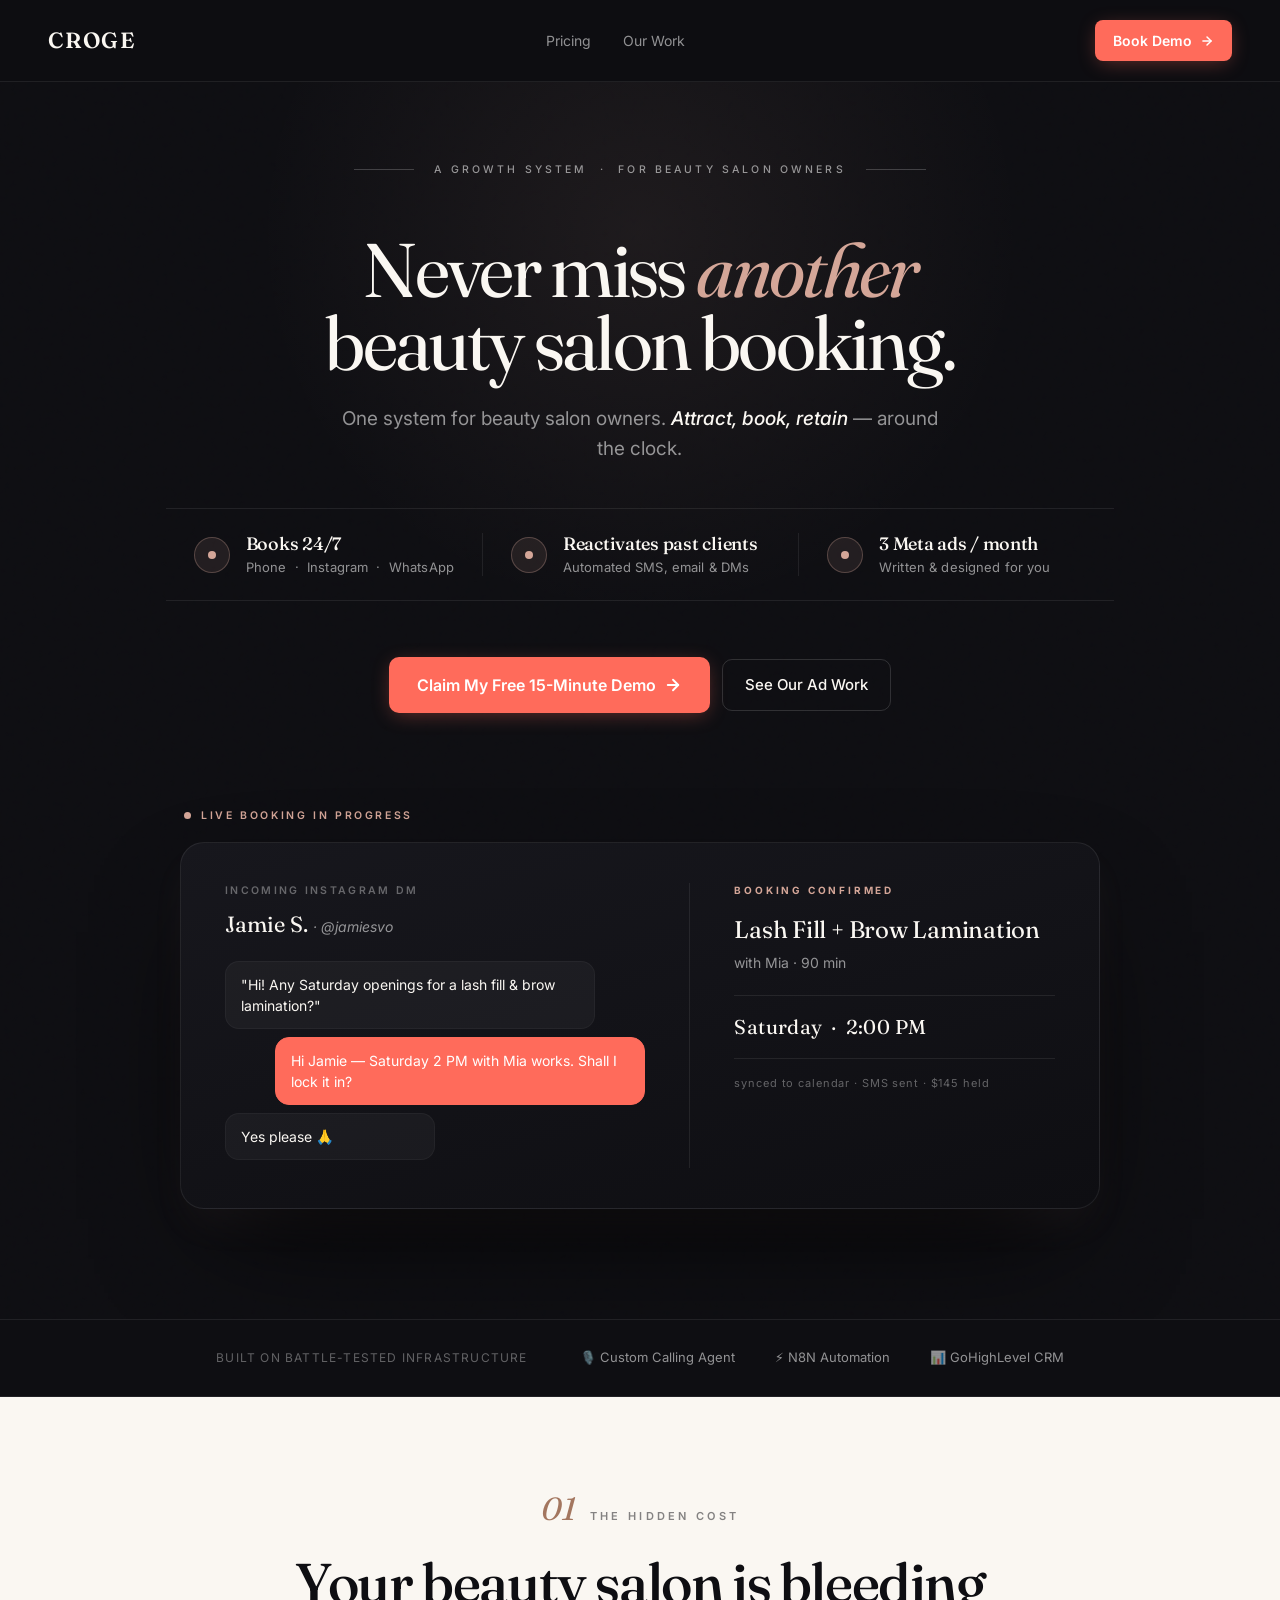
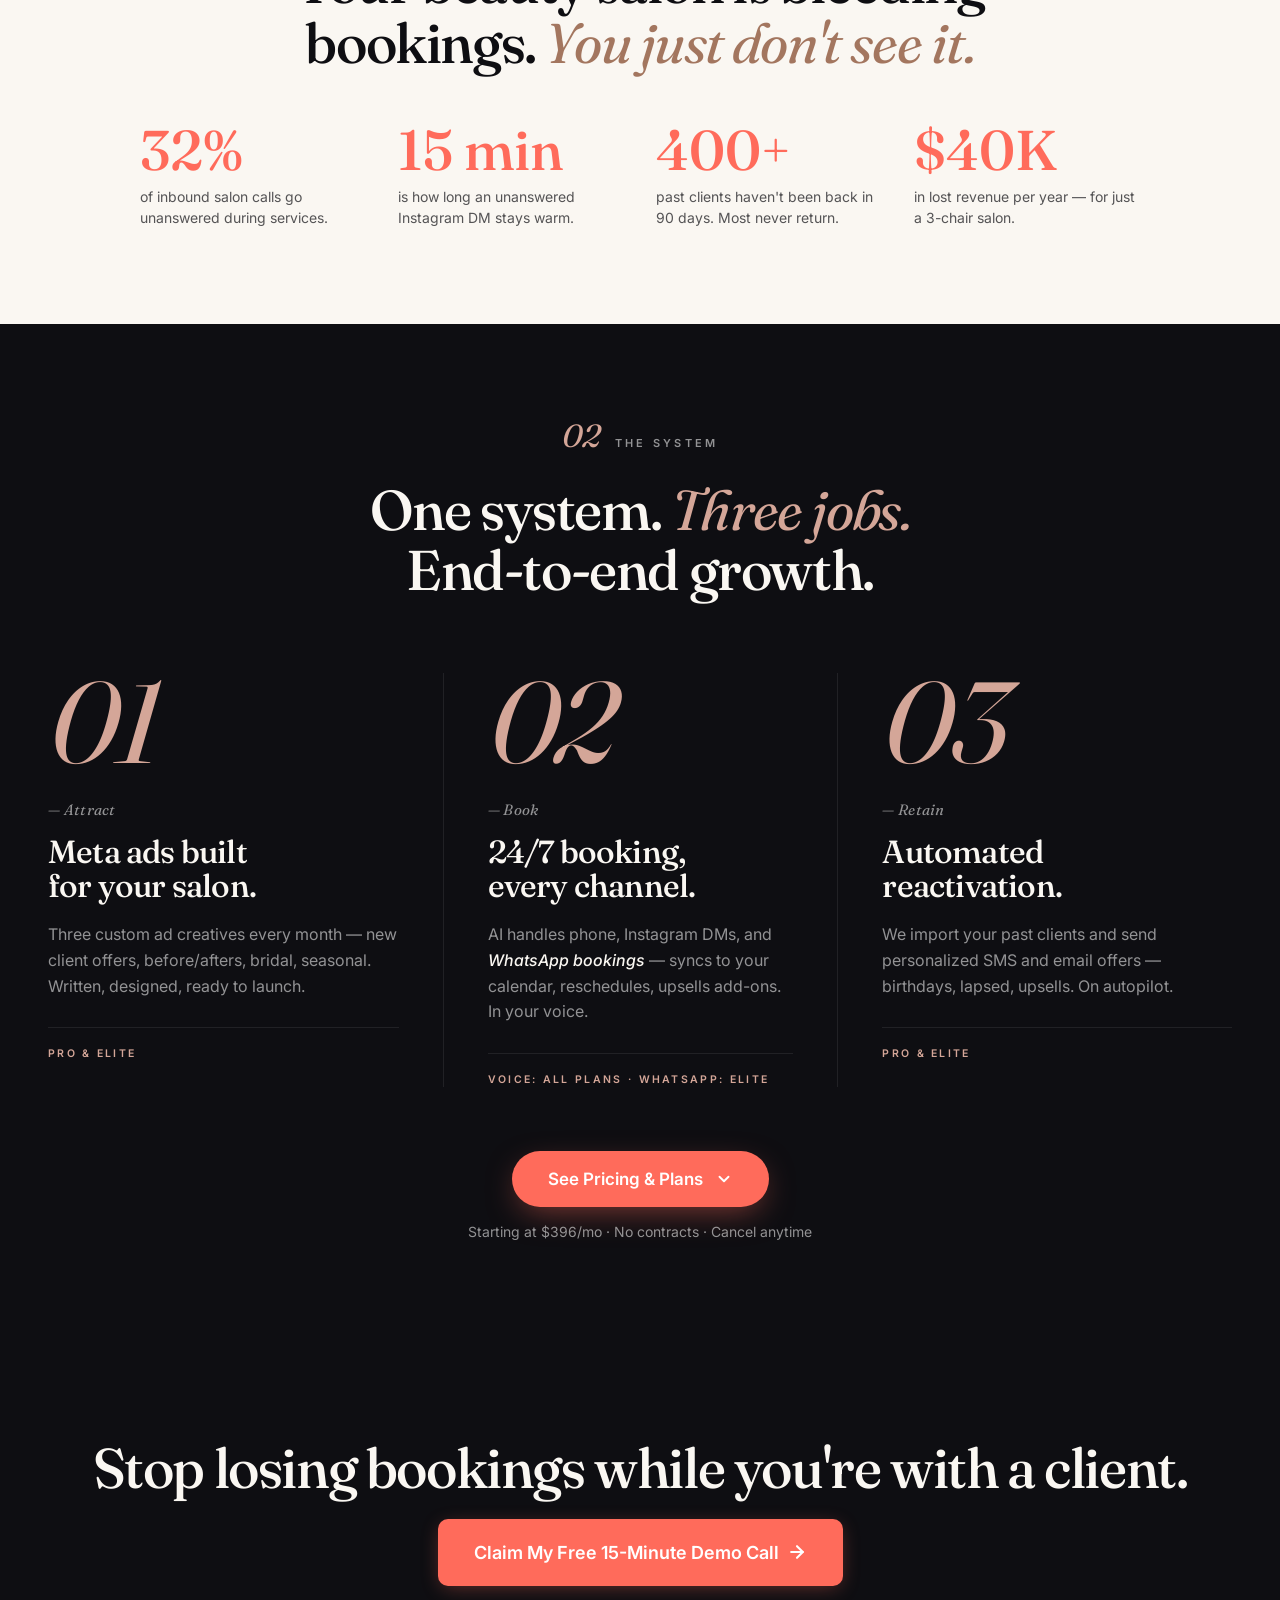
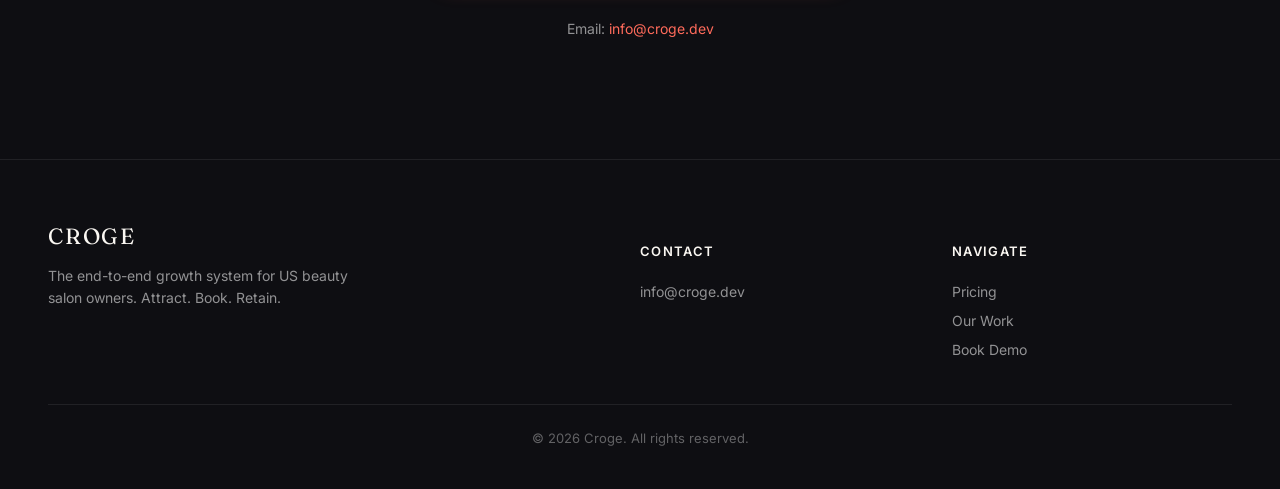
<file: index.html>
<!DOCTYPE html>
<html lang="en">
<head>
  <meta charset="UTF-8" />
  <meta name="viewport" content="width=device-width, initial-scale=1.0" />
  <meta name="theme-color" content="#0E0E12" />
  <title>Croge — The Growth System for Beauty Salons</title>
  <meta name="description" content="Croge is the end-to-end growth system for beauty salon owners. We bring in new clients with Meta ads, book them 24/7 across phone, Instagram and WhatsApp with our AI receptionist, and bring them back with automated offers." />
  <meta property="og:title" content="Croge — The Growth System for Beauty Salons" />
  <meta property="og:description" content="24/7 AI receptionist + CRM + Meta ads. Built for US beauty salon owners." />
  <meta property="og:type" content="website" />

  <link rel="preconnect" href="https://fonts.googleapis.com" />
  <link rel="preconnect" href="https://fonts.gstatic.com" crossorigin />
  <link href="https://fonts.googleapis.com/css2?family=Fraunces:opsz,wght@9..144,400;9..144,500;9..144,600&family=Inter:wght@400;500;600;700&display=swap" rel="stylesheet" />
  <link rel="stylesheet" href="style.css" />
</head>
<body>

<!-- ============ NAV ============ -->
<nav class="nav">
  <div class="nav-inner">
    <a href="/" class="nav-logo">CROGE</a>
    <div class="nav-links">
      <a href="#" data-toggle-pricing>Pricing</a>
      <a href="our-work.html">Our Work</a>
    </div>
    <a href="#demo" class="btn-primary btn-sm">
      Book Demo
      <svg width="14" height="14" viewBox="0 0 24 24" fill="none" stroke="currentColor" stroke-width="2.5" stroke-linecap="round" stroke-linejoin="round"><line x1="5" y1="12" x2="19" y2="12"></line><polyline points="12 5 19 12 12 19"></polyline></svg>
    </a>
  </div>
</nav>

<!-- ============ HERO (editorial) ============ -->
<section class="hero hero-ed">
  <div class="grain"></div>
  <div class="container">
    <div class="hero-eyebrow">
      <span class="hero-eyebrow-rule"></span>
      <span class="hero-eyebrow-text">A GROWTH SYSTEM &nbsp;·&nbsp; FOR BEAUTY SALON OWNERS</span>
      <span class="hero-eyebrow-rule"></span>
    </div>

    <h1 class="hero-headline">
      Never miss <em>another</em><br />
      beauty salon booking.
    </h1>

    <p class="hero-sub-ed">
      One system for beauty salon owners. <em>Attract, book, retain</em> — around the clock.
    </p>

    <div class="hero-highlights">
      <div class="hh-item">
        <div class="hh-icon"><span class="hh-dot"></span></div>
        <div class="hh-content">
          <div class="hh-title">Books 24/7</div>
          <div class="hh-sub">Phone &nbsp;·&nbsp; Instagram &nbsp;·&nbsp; WhatsApp</div>
        </div>
      </div>
      <div class="hh-item">
        <div class="hh-icon"><span class="hh-dot"></span></div>
        <div class="hh-content">
          <div class="hh-title">Reactivates past clients</div>
          <div class="hh-sub">Automated SMS, email &amp; DMs</div>
        </div>
      </div>
      <div class="hh-item">
        <div class="hh-icon"><span class="hh-dot"></span></div>
        <div class="hh-content">
          <div class="hh-title">3 Meta ads / month</div>
          <div class="hh-sub">Written &amp; designed for you</div>
        </div>
      </div>
    </div>

    <div class="hero-cta-row">
      <a href="#demo" class="btn-primary">
        Claim My Free 15-Minute Demo
        <svg width="18" height="18" viewBox="0 0 24 24" fill="none" stroke="currentColor" stroke-width="2.5" stroke-linecap="round" stroke-linejoin="round"><line x1="5" y1="12" x2="19" y2="12"></line><polyline points="12 5 19 12 12 19"></polyline></svg>
      </a>
      <a href="our-work.html" class="btn-ghost">See Our Ad Work</a>
    </div>

    <div class="hero-product">
      <div class="hero-product-label">
        <span class="dot-rose"></span>
        <span>Live booking in progress</span>
      </div>
      <div class="hero-product-card">
        <div class="hpc-left">
          <div class="hpc-meta">Incoming Instagram DM</div>
          <div class="hpc-name">Jamie S. <em>· @jamiesvo</em></div>
          <div class="hpc-bubble">"Hi! Any Saturday openings for a lash fill &amp; brow lamination?"</div>
          <div class="hpc-bubble reply">Hi Jamie — Saturday 2 PM with Mia works. Shall I lock it in?</div>
          <div class="hpc-bubble client">Yes please 🙏</div>
        </div>
        <div class="hpc-right">
          <div class="hpc-label">BOOKING CONFIRMED</div>
          <div class="hpc-service">Lash Fill + Brow Lamination</div>
          <div class="hpc-stylist">with Mia · 90 min</div>
          <div class="hpc-time">Saturday &nbsp;·&nbsp; 2:00 PM</div>
          <div class="hpc-tag">synced to calendar · SMS sent · $145 held</div>
        </div>
      </div>
    </div>
  </div>
</section>

<!-- ============ TRUST BAR ============ -->
<div class="trust-bar">
  <div class="container">
    <div class="trust-bar-inner">
      <span class="trust-label">Built on battle-tested infrastructure</span>
      <span class="trust-item">🎙️ Custom Calling Agent</span>
      <span class="trust-item">⚡ N8N Automation</span>
      <span class="trust-item">📊 GoHighLevel CRM</span>
    </div>
  </div>
</div>

<!-- ============ PROBLEM (compact) ============ -->
<section class="section-compact band-cream">
  <div class="container">
    <div class="narrow text-center">
      <div class="section-eyebrow-ed">
        <span class="chapter-num">01</span>
        <span class="chapter-label">The Hidden Cost</span>
      </div>
      <h2 class="section-title serif" style="margin: 0 auto;">Your beauty salon is bleeding bookings. <em>You just don't see it.</em></h2>
    </div>
    <div class="stat-grid-tight">
      <div class="stat-tight">
        <div class="stat-num">32%</div>
        <p class="stat-text">of inbound salon calls go unanswered during services.</p>
      </div>
      <div class="stat-tight">
        <div class="stat-num">15 min</div>
        <p class="stat-text">is how long an unanswered Instagram DM stays warm.</p>
      </div>
      <div class="stat-tight">
        <div class="stat-num">400+</div>
        <p class="stat-text">past clients haven't been back in 90 days. Most never return.</p>
      </div>
      <div class="stat-tight">
        <div class="stat-num">$40K</div>
        <p class="stat-text">in lost revenue per year — for just a 3-chair salon.</p>
      </div>
    </div>
  </div>
</section>

<!-- ============ SOLUTION PILLARS ============ -->
<section class="section-compact">
  <div class="container">
    <div class="narrow text-center">
      <div class="section-eyebrow-ed">
        <span class="chapter-num">02</span>
        <span class="chapter-label">The System</span>
      </div>
      <h2 class="section-title serif" style="margin: 0 auto;">One system. <em>Three jobs.</em><br />End-to-end growth.</h2>
    </div>

    <div class="pillar-grid-ed">
      <div class="pillar-ed">
        <div class="pillar-numeral">01</div>
        <div class="pillar-eyebrow">— Attract</div>
        <h3>Meta ads built<br />for your salon.</h3>
        <p>Three custom ad creatives every month — new client offers, before/afters, bridal, seasonal. Written, designed, ready to launch.</p>
        <div class="pillar-foot">Pro &amp; Elite</div>
      </div>
      <div class="pillar-ed middle">
        <div class="pillar-numeral">02</div>
        <div class="pillar-eyebrow">— Book</div>
        <h3>24/7 booking,<br />every channel.</h3>
        <p>AI handles phone, Instagram DMs, and <em>WhatsApp bookings</em> — syncs to your calendar, reschedules, upsells add-ons. In your voice.</p>
        <div class="pillar-foot">Voice: all plans · WhatsApp: Elite</div>
      </div>
      <div class="pillar-ed">
        <div class="pillar-numeral">03</div>
        <div class="pillar-eyebrow">— Retain</div>
        <h3>Automated<br />reactivation.</h3>
        <p>We import your past clients and send personalized SMS and email offers — birthdays, lapsed, upsells. On autopilot.</p>
        <div class="pillar-foot">Pro &amp; Elite</div>
      </div>
    </div>

    <!-- Pricing trigger -->
    <div class="pricing-trigger-wrap">
      <button class="pricing-trigger" data-toggle-pricing>
        <span>See Pricing &amp; Plans</span>
        <svg class="chev" width="18" height="18" viewBox="0 0 24 24" fill="none" stroke="currentColor" stroke-width="2.5" stroke-linecap="round" stroke-linejoin="round"><polyline points="6 9 12 15 18 9"></polyline></svg>
      </button>
      <div style="color: var(--text-muted); font-size: 14px; margin-top: 14px;">Starting at $396/mo · No contracts · Cancel anytime</div>
    </div>
  </div>
</section>

<!-- ============ PRICING (revealed on click) ============ -->
<div id="pricing-reveal" class="pricing-reveal">
  <div class="pricing-reveal-inner">
    <section id="pricing" style="background: var(--dark-muted); border-top: 1px solid var(--border-light); border-bottom: 1px solid var(--border-light); padding: 80px 0;">
      <div class="container">
        <div class="narrow text-center">
          <div class="section-eyebrow-ed">
            <span class="chapter-num">03</span>
            <span class="chapter-label">Pricing</span>
          </div>
          <h2 class="section-title serif" style="margin: 0 auto;">Simple pricing. <em>No contracts.</em></h2>
          <p class="section-sub" style="margin: 20px auto 0;">Starter stops missed calls. Pro grows the whole salon. Elite automates every message.</p>
        </div>

        <div class="pricing-grid">
          <!-- STARTER -->
          <div class="plan">
            <div class="plan-name">Starter</div>
            <div class="plan-price">$396<span> /mo</span></div>
            <div class="plan-breakdown">$297 platform + $99 voice usage (ElevenLabs, passthrough)</div>
            <div class="plan-pitch">For salons that just want to stop losing calls.</div>
            <ul>
              <li><span class="check">✓</span> AI Voice Receptionist (24/7)</li>
              <li><span class="check">✓</span> Call summary + SMS alerts to you</li>
              <li><span class="check">✓</span> Up to 500 calls / month</li>
              <li><span class="check">✓</span> Founder-led onboarding</li>
              <li class="ex"><span class="cross">✕</span> Calendar booking + rescheduling</li>
              <li class="ex"><span class="cross">✕</span> Lead inbox (IG, FB, Web)</li>
              <li class="ex"><span class="cross">✕</span> CRM + automation</li>
              <li class="ex"><span class="cross">✕</span> Database reactivation</li>
              <li class="ex"><span class="cross">✕</span> Meta ad creatives</li>
            </ul>
            <a href="#demo" class="btn-primary">
              Claim My Founding Slot
              <svg width="18" height="18" viewBox="0 0 24 24" fill="none" stroke="currentColor" stroke-width="2.5" stroke-linecap="round" stroke-linejoin="round"><line x1="5" y1="12" x2="19" y2="12"></line><polyline points="12 5 19 12 12 19"></polyline></svg>
            </a>
          </div>

          <!-- PRO -->
          <div class="plan pro">
            <div class="plan-tag">Most Popular</div>
            <div class="plan-name">Pro</div>
            <div class="plan-price">$1,097<span> /mo</span></div>
            <div class="plan-breakdown">$799 platform + $99 voice + $199 CRM infrastructure (GoHighLevel, passthrough)</div>
            <div class="plan-pitch">The complete growth system for serious salons.</div>
            <ul>
              <li><span class="check">✓</span> Everything in Starter, plus:</li>
              <li><span class="check">✓</span> <strong>Books into your calendar + handles rescheduling</strong></li>
              <li><span class="check">✓</span> Unified Lead Inbox (IG + FB + Web + Calls)</li>
              <li><span class="check">✓</span> CRM + lead tagging + automation</li>
              <li><span class="check">✓</span> <strong>3 custom Meta ad creatives / month</strong></li>
              <li><span class="check">✓</span> <strong>Database reactivation campaigns</strong></li>
              <li><span class="check">✓</span> Automated offer workflows</li>
              <li><span class="check">✓</span> Multi-location support</li>
              <li><span class="check">✓</span> Unlimited calls</li>
              <li class="ex"><span class="cross">✕</span> WhatsApp automated booking bot</li>
              <li class="ex"><span class="cross">✕</span> Instagram auto-replies (DMs + comments)</li>
            </ul>
            <a href="#demo" class="btn-primary">
              Claim My Founding Slot
              <svg width="18" height="18" viewBox="0 0 24 24" fill="none" stroke="currentColor" stroke-width="2.5" stroke-linecap="round" stroke-linejoin="round"><line x1="5" y1="12" x2="19" y2="12"></line><polyline points="12 5 19 12 12 19"></polyline></svg>
            </a>
          </div>

          <!-- ELITE -->
          <div class="plan elite">
            <div class="plan-tag elite-tag">Full Automation</div>
            <div class="plan-name">Elite</div>
            <div class="plan-price">$1,749<span> /mo</span></div>
            <div class="plan-breakdown">$1,251 platform + $99 voice + $199 CRM + $200 WhatsApp API (passthrough)</div>
            <div class="plan-pitch">For salons that want every message, DM, and call booked on autopilot.</div>
            <ul>
              <li><span class="check">✓</span> Everything in Pro, plus:</li>
              <li><span class="check">✓</span> <strong>💬 WhatsApp Business API integration</strong></li>
              <li><span class="check">✓</span> <strong>Automated WhatsApp booking bot (24/7)</strong></li>
              <li><span class="check">✓</span> <strong>📸 Instagram auto-replies (DMs + comments)</strong></li>
              <li><span class="check">✓</span> WhatsApp reactivation campaigns</li>
              <li><span class="check">✓</span> WhatsApp broadcast engine</li>
              <li><span class="check">✓</span> Priority support (same-day response)</li>
              <li><span class="check">✓</span> Dedicated success manager</li>
              <li><span class="check">✓</span> Monthly growth strategy call</li>
            </ul>
            <a href="#demo" class="btn-primary btn-gold">
              Claim My Founding Slot
              <svg width="18" height="18" viewBox="0 0 24 24" fill="none" stroke="currentColor" stroke-width="2.5" stroke-linecap="round" stroke-linejoin="round"><line x1="5" y1="12" x2="19" y2="12"></line><polyline points="12 5 19 12 12 19"></polyline></svg>
            </a>
          </div>
        </div>

        <div class="founding-banner">
          🏆 <strong>Founding Member bonus</strong> (first 10 US salons):
          <s>$497 setup fee</s> <strong>Waived</strong> · <strong>Price locked for life</strong> · <strong>Direct founder support</strong>
        </div>

        <!-- Mini FAQ inside pricing reveal -->
        <div style="max-width: 760px; margin: 56px auto 0;">
          <h3 class="serif" style="text-align: center; font-size: 24px; margin-bottom: 24px; color: var(--cream);">Common questions</h3>
          <div class="faq-wrap-dark">
            <div class="faq-item-dark">
              <button class="faq-q-dark">
                <span>You're new — why trust Croge with my phones?</span>
                <span class="faq-icon-dark">+</span>
              </button>
              <div class="faq-a-dark">
                <p>Three reasons: (1) call Croge yourself — the product proves itself. (2) We're onboarding only 10 US salons personally; the founder (Asad) is on your account. (3) Pay-for-Itself guarantee — if it doesn't earn back its cost in month 1, next month's on us.</p>
              </div>
            </div>
            <div class="faq-item-dark">
              <button class="faq-q-dark">
                <span>What are the $99 and $199 charges for?</span>
                <span class="faq-icon-dark">+</span>
              </button>
              <div class="faq-a-dark">
                <p>Direct passthroughs — no markup. $99 is ElevenLabs for the voice. $199 (Pro only) is GoHighLevel for the CRM. You own your data and can export anytime.</p>
              </div>
            </div>
            <div class="faq-item-dark">
              <button class="faq-q-dark">
                <span>Will my clients know it's AI?</span>
                <span class="faq-icon-dark">+</span>
              </button>
              <div class="faq-a-dark">
                <p>Most don't. Our voice clones use natural pauses, your actual tone, your dialect. We'll send you samples before you go live.</p>
              </div>
            </div>
            <div class="faq-item-dark">
              <button class="faq-q-dark">
                <span>How does the WhatsApp bot (Elite) actually work?</span>
                <span class="faq-icon-dark">+</span>
              </button>
              <div class="faq-a-dark">
                <p>We connect your salon's WhatsApp Business account to our AI. When a client messages — any time, any day — the bot answers, confirms service and stylist, offers available slots, and books the appointment directly into your calendar. It also runs reactivation and broadcast campaigns to past clients. $200/mo in the price is Meta's WhatsApp API passthrough — zero markup from us.</p>
              </div>
            </div>
            <div class="faq-item-dark">
              <button class="faq-q-dark">
                <span>Can I cancel anytime?</span>
                <span class="faq-icon-dark">+</span>
              </button>
              <div class="faq-a-dark">
                <p>Yes. Month-to-month. No contracts. If you cancel, we hand over your call recordings, lead data, and ad creatives — you keep what we built.</p>
              </div>
            </div>
          </div>
        </div>
      </div>
    </section>
  </div>
</div>

<!-- ============ FINAL CTA ============ -->
<section id="demo" class="final-cta">
  <div class="container">
    <h2 class="serif">Stop losing bookings while you're with a client.</h2>
    <a href="#" class="btn-primary" style="font-size: 18px; padding: 20px 36px;">
      Claim My Free 15-Minute Demo Call
      <svg width="20" height="20" viewBox="0 0 24 24" fill="none" stroke="currentColor" stroke-width="2.5" stroke-linecap="round" stroke-linejoin="round"><line x1="5" y1="12" x2="19" y2="12"></line><polyline points="12 5 19 12 12 19"></polyline></svg>
    </a>
    <div class="final-meta">
      <span>Email: <a href="mailto:info@croge.dev" style="color: var(--coral);">info@croge.dev</a></span>
    </div>
  </div>
</section>

<!-- ============ FOOTER ============ -->
<footer>
  <div class="container">
    <div class="footer-grid">
      <div>
        <div class="footer-brand">CROGE</div>
        <p class="footer-tag">The end-to-end growth system for US beauty salon owners. Attract. Book. Retain.</p>
      </div>
      <div class="footer-col">
        <h5>Contact</h5>
        <a href="mailto:info@croge.dev">info@croge.dev</a>
      </div>
      <div class="footer-col">
        <h5>Navigate</h5>
        <a href="#" data-toggle-pricing>Pricing</a>
        <a href="our-work.html">Our Work</a>
        <a href="#demo">Book Demo</a>
      </div>
    </div>
    <div class="footer-bottom">
      © 2026 Croge. All rights reserved.
    </div>
  </div>
</footer>

<a href="#demo" class="mobile-cta">Claim My Free Demo →</a>

<script src="script.js"></script>
</body>
</html>
</file>
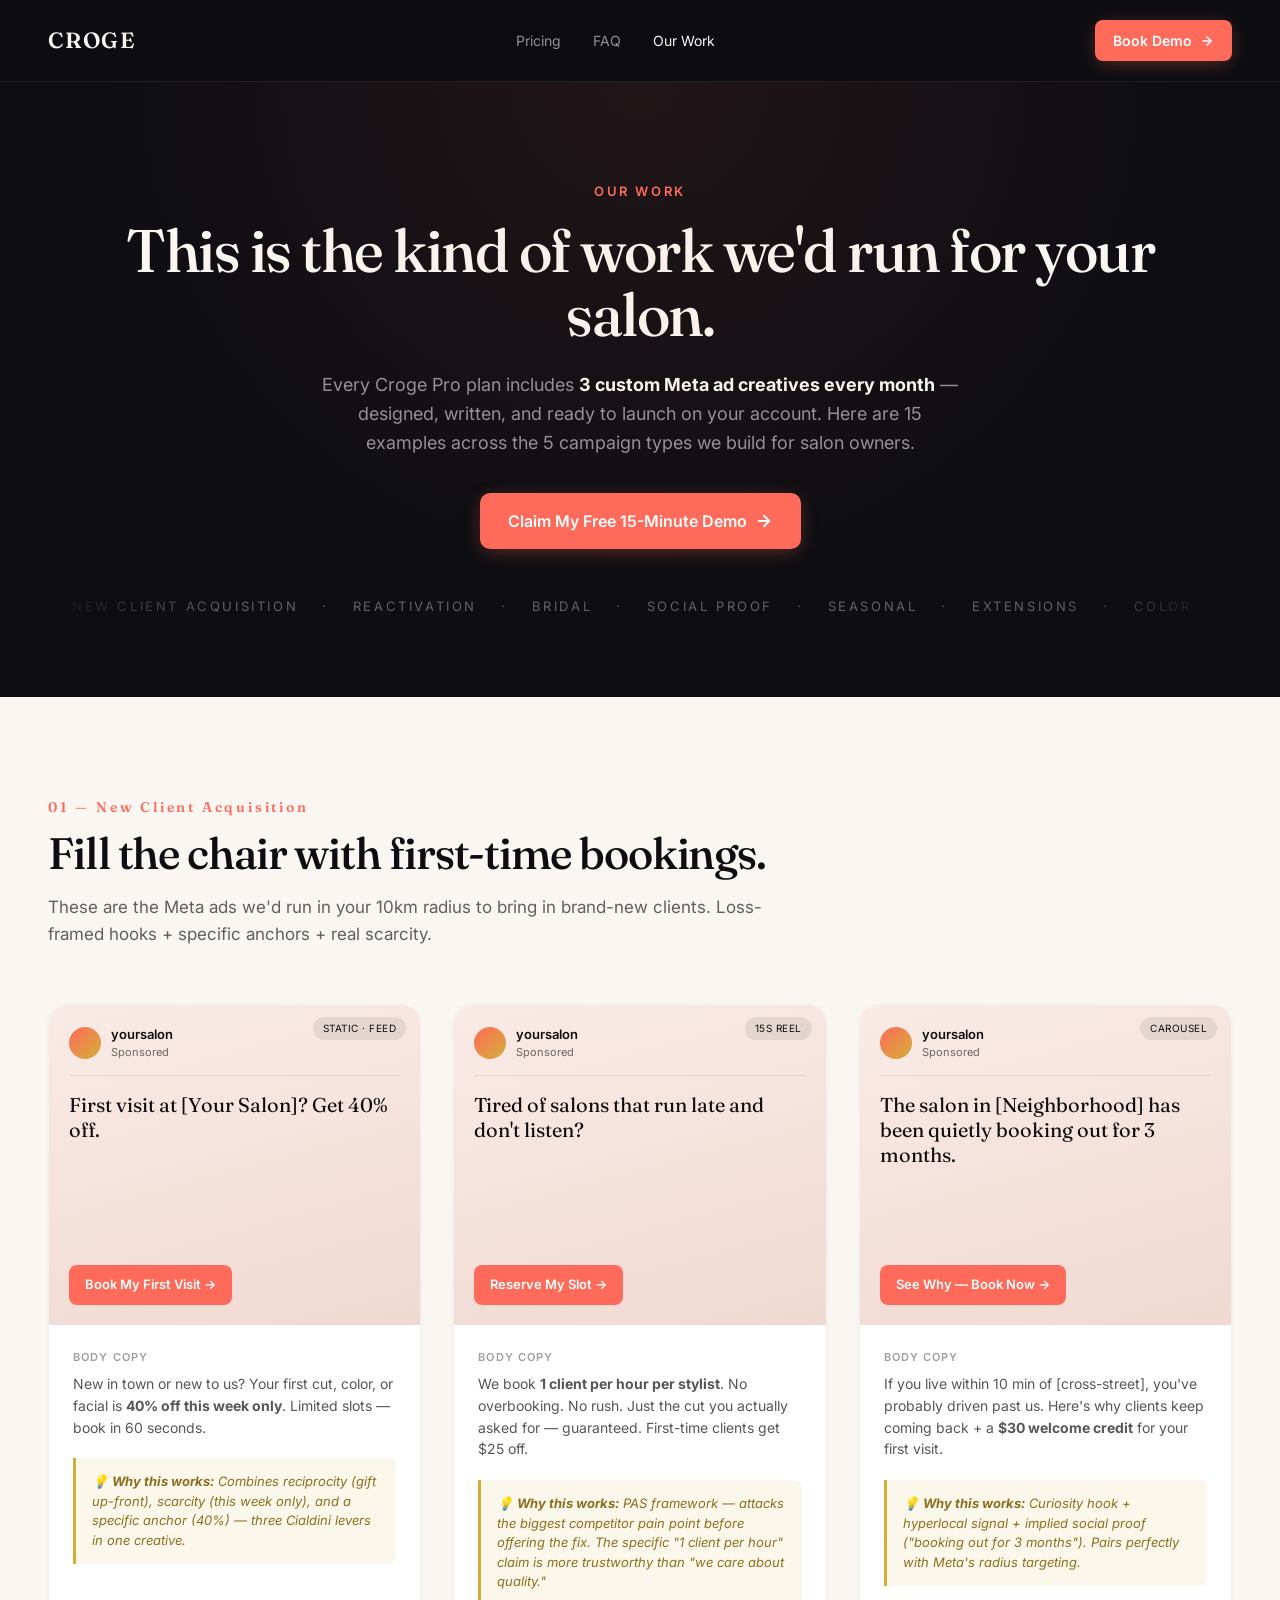
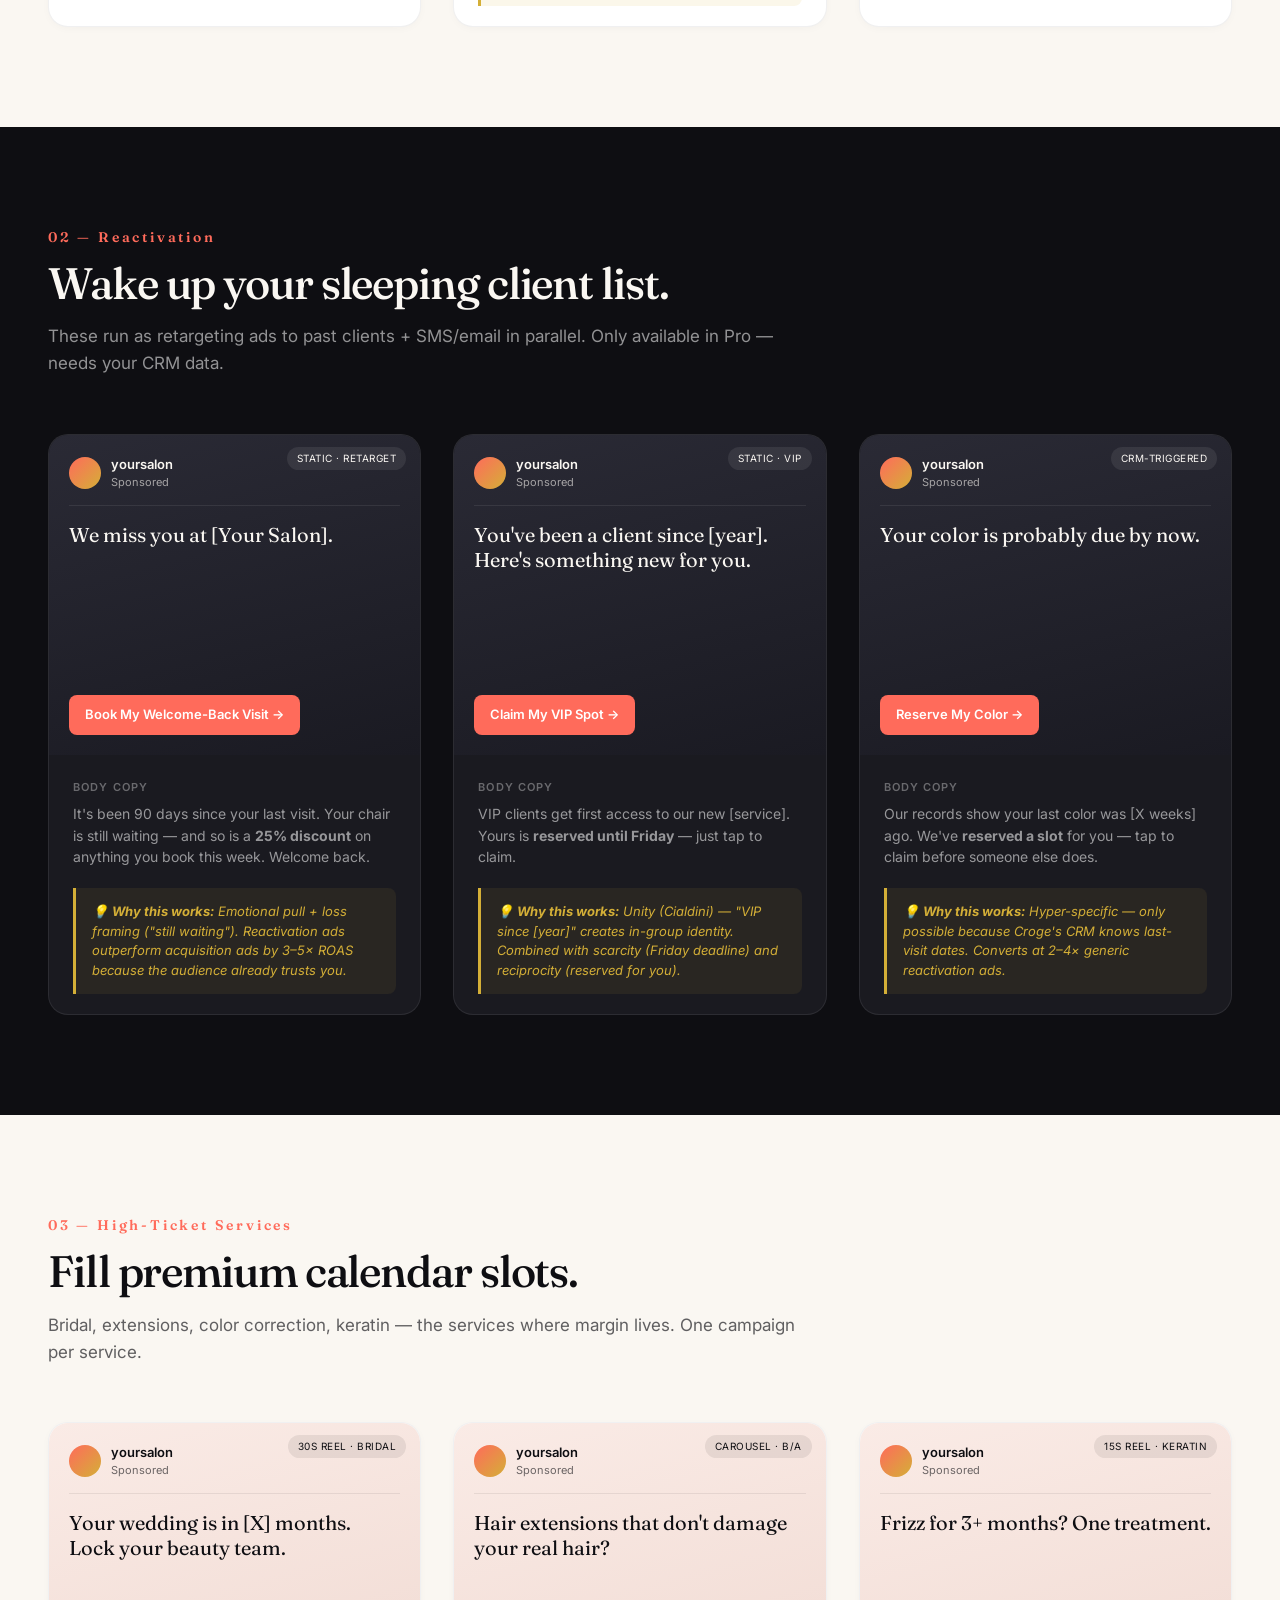
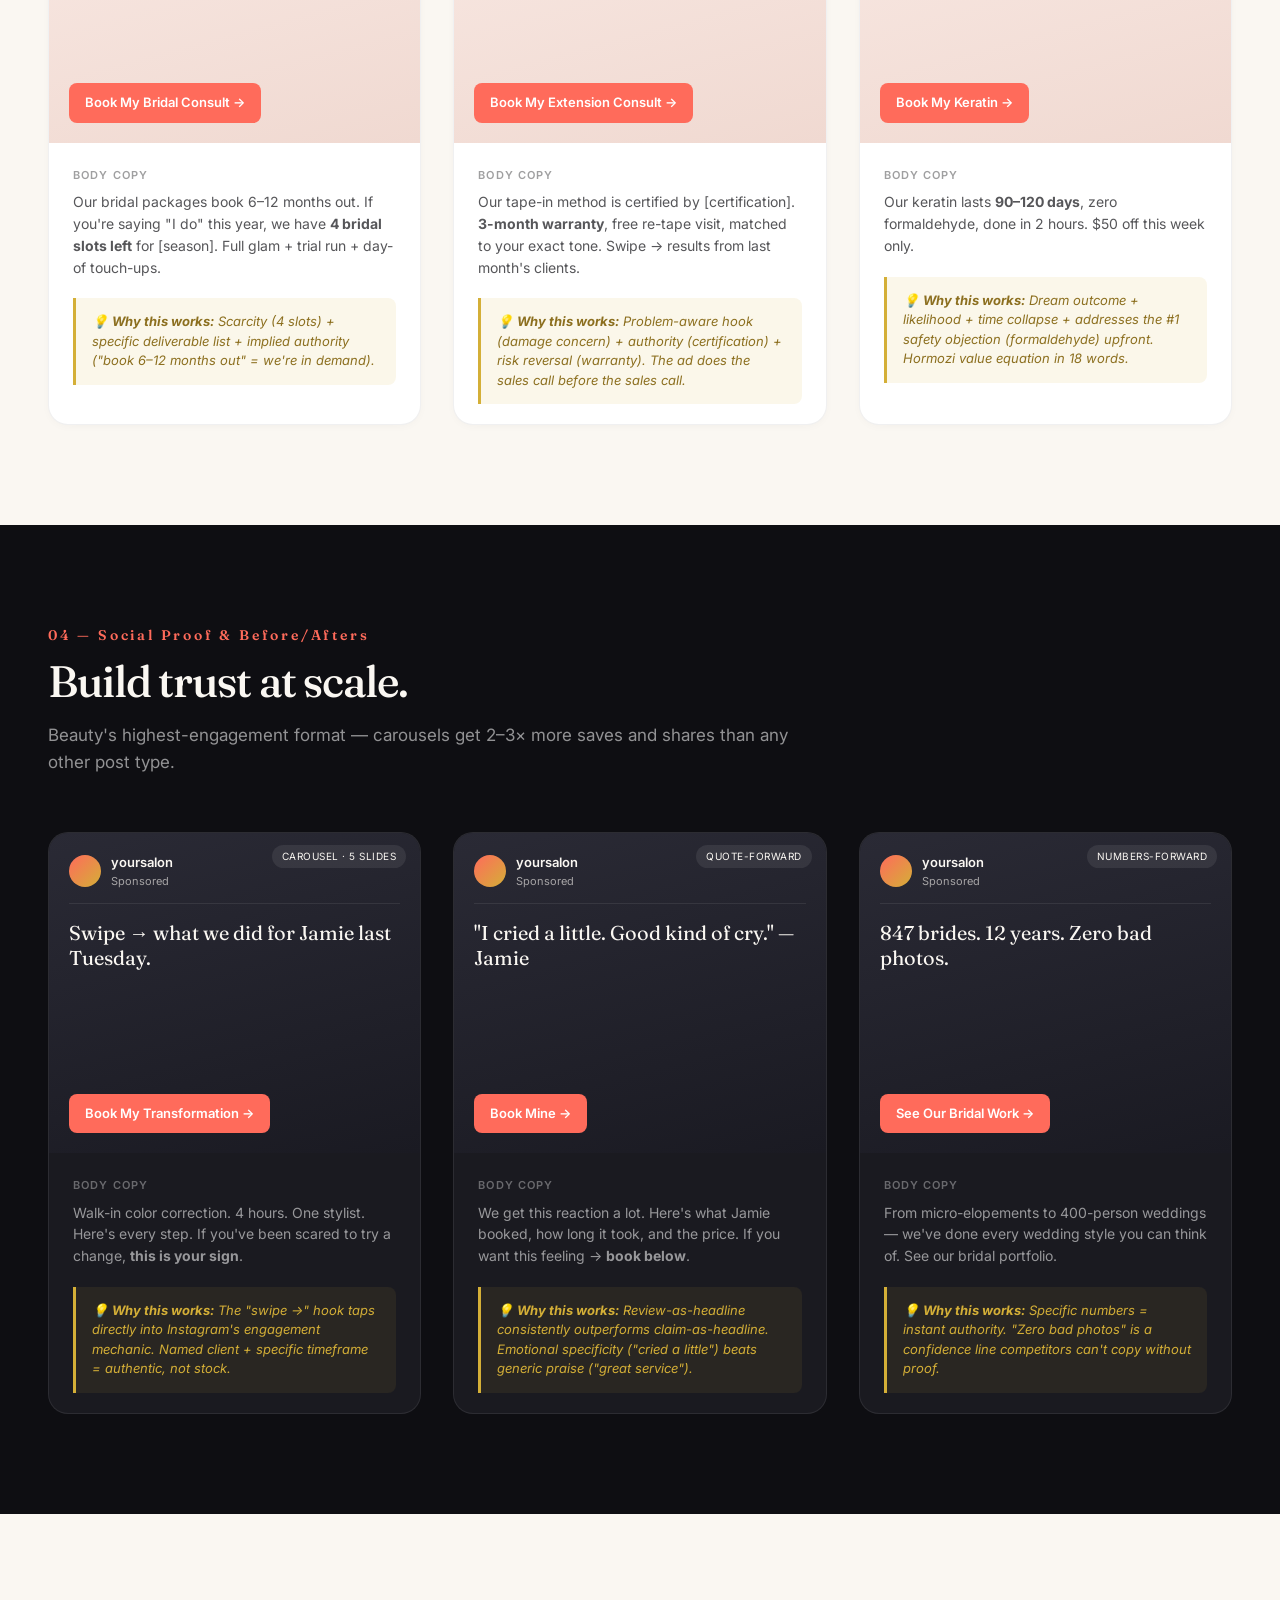
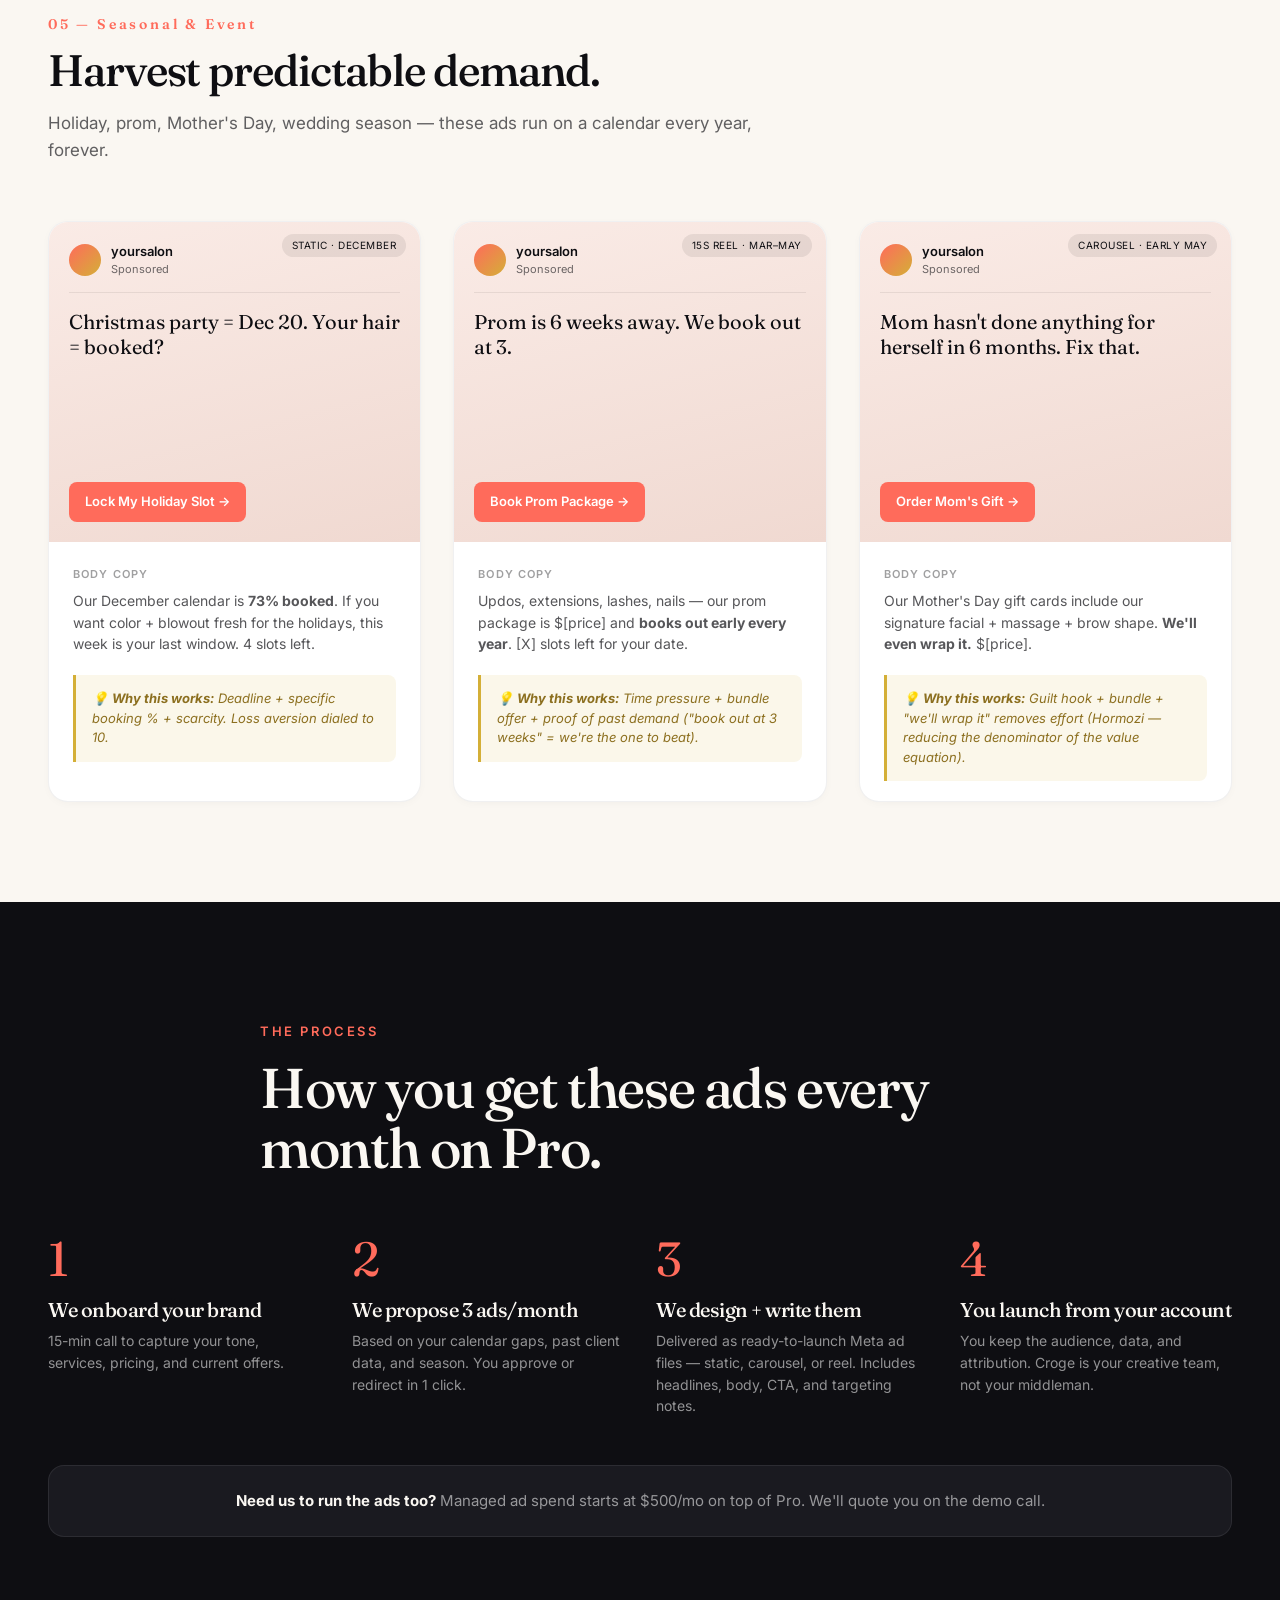
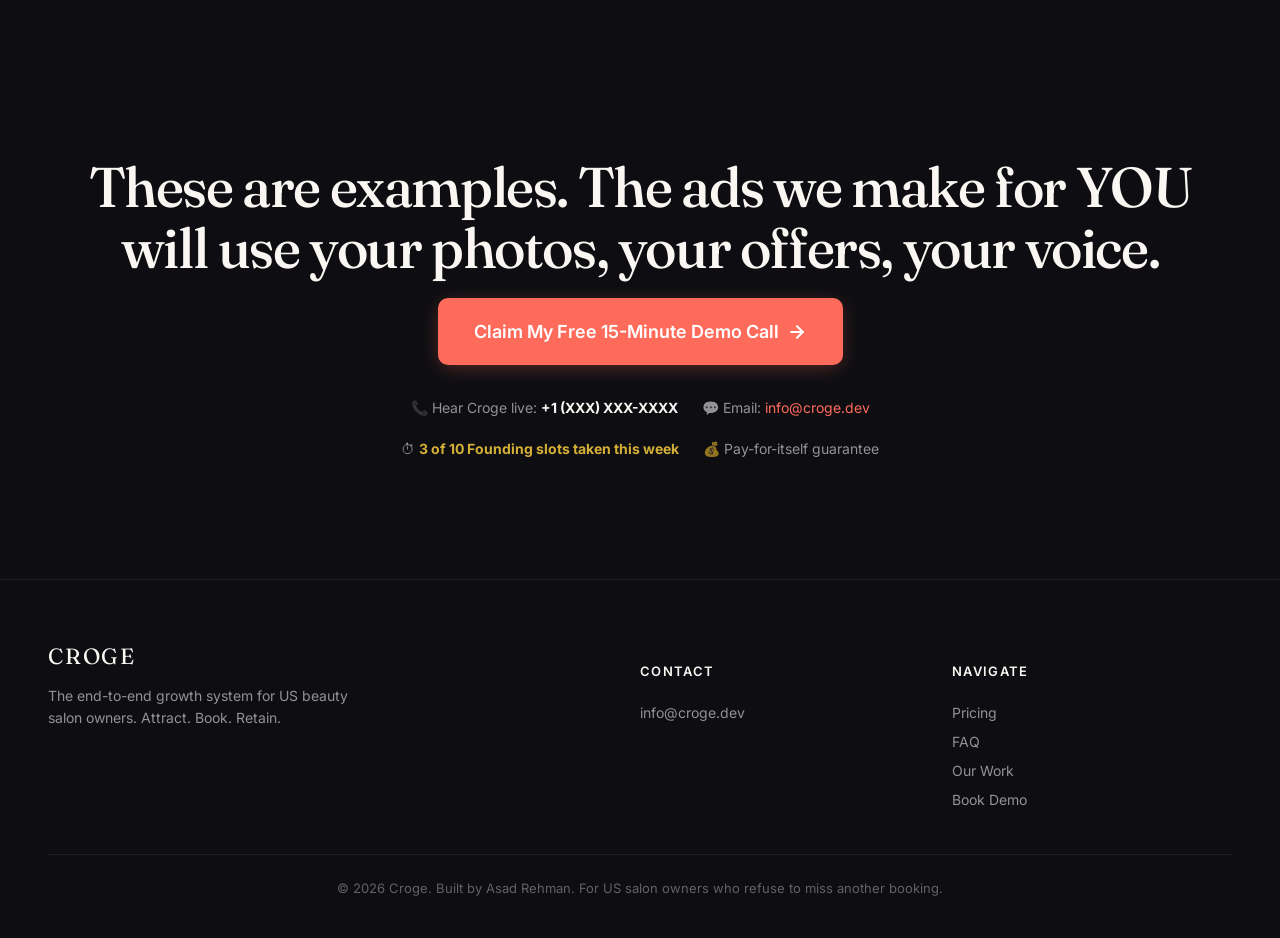
<file: our-work.html>
<!DOCTYPE html>
<html lang="en">
<head>
  <meta charset="UTF-8" />
  <meta name="viewport" content="width=device-width, initial-scale=1.0" />
  <meta name="theme-color" content="#0E0E12" />
  <title>Our Work — Croge | The Meta Ads We'd Run For Your Salon</title>
  <meta name="description" content="15 examples of the Meta ads Croge builds for salon owners — new client acquisition, reactivation, bridal, before/afters, seasonal. Included every month with Croge Pro." />
  <meta property="og:title" content="Our Work — Croge" />
  <meta property="og:description" content="See the kind of Meta ads Croge builds for salon owners. Included every month with Pro." />

  <link rel="preconnect" href="https://fonts.googleapis.com" />
  <link rel="preconnect" href="https://fonts.gstatic.com" crossorigin />
  <link href="https://fonts.googleapis.com/css2?family=Fraunces:opsz,wght@9..144,400;9..144,500;9..144,600&family=Inter:wght@400;500;600;700&display=swap" rel="stylesheet" />
  <link rel="stylesheet" href="style.css" />
</head>
<body>

<!-- ============ NAV ============ -->
<nav class="nav">
  <div class="nav-inner">
    <a href="index.html" class="nav-logo">CROGE</a>
    <div class="nav-links">
      <a href="index.html#pricing">Pricing</a>
      <a href="index.html#faq">FAQ</a>
      <a href="our-work.html" class="active">Our Work</a>
    </div>
    <a href="index.html#demo" class="btn-primary btn-sm">
      Book Demo
      <svg width="14" height="14" viewBox="0 0 24 24" fill="none" stroke="currentColor" stroke-width="2.5" stroke-linecap="round" stroke-linejoin="round"><line x1="5" y1="12" x2="19" y2="12"></line><polyline points="12 5 19 12 12 19"></polyline></svg>
    </a>
  </div>
</nav>

<!-- ============ HERO ============ -->
<section class="work-hero">
  <div class="container">
    <div class="section-eyebrow">Our Work</div>
    <h1 class="serif">This is the kind of work we'd run for your salon.</h1>
    <p>Every Croge Pro plan includes <strong style="color: var(--cream);">3 custom Meta ad creatives every month</strong> — designed, written, and ready to launch on your account. Here are 15 examples across the 5 campaign types we build for salon owners.</p>
    <a href="index.html#demo" class="btn-primary">
      Claim My Free 15-Minute Demo
      <svg width="18" height="18" viewBox="0 0 24 24" fill="none" stroke="currentColor" stroke-width="2.5" stroke-linecap="round" stroke-linejoin="round"><line x1="5" y1="12" x2="19" y2="12"></line><polyline points="12 5 19 12 12 19"></polyline></svg>
    </a>
    <div class="marquee">
      <div class="marquee-track">
        <span>New Client Acquisition</span>·<span>Reactivation</span>·<span>Bridal</span>·<span>Social Proof</span>·<span>Seasonal</span>·<span>Extensions</span>·<span>Color</span>·<span>Keratin</span>·<span>Holiday</span>·<span>Prom</span>·<span>Mother's Day</span>·<span>Before &amp; After</span>·
        <span>New Client Acquisition</span>·<span>Reactivation</span>·<span>Bridal</span>·<span>Social Proof</span>·<span>Seasonal</span>·<span>Extensions</span>·<span>Color</span>·<span>Keratin</span>·<span>Holiday</span>·<span>Prom</span>·<span>Mother's Day</span>·<span>Before &amp; After</span>·
      </div>
    </div>
  </div>
</section>

<!-- ============ CATEGORY 1 — NEW CLIENT ACQUISITION ============ -->
<section class="cat-section band-cream">
  <div class="container">
    <div class="cat-header">
      <div class="cat-num">01 — New Client Acquisition</div>
      <h2 class="cat-title serif">Fill the chair with first-time bookings.</h2>
      <p class="cat-goal">These are the Meta ads we'd run in your 10km radius to bring in brand-new clients. Loss-framed hooks + specific anchors + real scarcity.</p>
    </div>

    <div class="ad-grid">
      <!-- Ad 1.1 -->
      <article class="ad-card">
        <div class="ad-mock">
          <div class="ad-mock-type">Static · Feed</div>
          <div class="ad-mock-header">
            <div class="ad-mock-avatar"></div>
            <div>
              <div class="ad-mock-brand">yoursalon</div>
              <div class="ad-mock-sub">Sponsored</div>
            </div>
          </div>
          <div class="ad-mock-hook">First visit at [Your Salon]? Get 40% off.</div>
          <div class="ad-mock-cta">Book My First Visit →</div>
        </div>
        <div class="ad-body">
          <div class="ad-label">Body copy</div>
          <p class="ad-copy">New in town or new to us? Your first cut, color, or facial is <strong>40% off this week only</strong>. Limited slots — book in 60 seconds.</p>
          <div class="ad-why">💡 <strong>Why this works:</strong> Combines reciprocity (gift up-front), scarcity (this week only), and a specific anchor (40%) — three Cialdini levers in one creative.</div>
        </div>
      </article>

      <!-- Ad 1.2 -->
      <article class="ad-card">
        <div class="ad-mock">
          <div class="ad-mock-type">15s Reel</div>
          <div class="ad-mock-header">
            <div class="ad-mock-avatar"></div>
            <div>
              <div class="ad-mock-brand">yoursalon</div>
              <div class="ad-mock-sub">Sponsored</div>
            </div>
          </div>
          <div class="ad-mock-hook">Tired of salons that run late and don't listen?</div>
          <div class="ad-mock-cta">Reserve My Slot →</div>
        </div>
        <div class="ad-body">
          <div class="ad-label">Body copy</div>
          <p class="ad-copy">We book <strong>1 client per hour per stylist</strong>. No overbooking. No rush. Just the cut you actually asked for — guaranteed. First-time clients get $25 off.</p>
          <div class="ad-why">💡 <strong>Why this works:</strong> PAS framework — attacks the biggest competitor pain point before offering the fix. The specific "1 client per hour" claim is more trustworthy than "we care about quality."</div>
        </div>
      </article>

      <!-- Ad 1.3 -->
      <article class="ad-card">
        <div class="ad-mock">
          <div class="ad-mock-type">Carousel</div>
          <div class="ad-mock-header">
            <div class="ad-mock-avatar"></div>
            <div>
              <div class="ad-mock-brand">yoursalon</div>
              <div class="ad-mock-sub">Sponsored</div>
            </div>
          </div>
          <div class="ad-mock-hook">The salon in [Neighborhood] has been quietly booking out for 3 months.</div>
          <div class="ad-mock-cta">See Why — Book Now →</div>
        </div>
        <div class="ad-body">
          <div class="ad-label">Body copy</div>
          <p class="ad-copy">If you live within 10 min of [cross-street], you've probably driven past us. Here's why clients keep coming back + a <strong>$30 welcome credit</strong> for your first visit.</p>
          <div class="ad-why">💡 <strong>Why this works:</strong> Curiosity hook + hyperlocal signal + implied social proof ("booking out for 3 months"). Pairs perfectly with Meta's radius targeting.</div>
        </div>
      </article>
    </div>
  </div>
</section>

<!-- ============ CATEGORY 2 — REACTIVATION ============ -->
<section class="cat-section">
  <div class="container">
    <div class="cat-header">
      <div class="cat-num">02 — Reactivation</div>
      <h2 class="cat-title serif">Wake up your sleeping client list.</h2>
      <p class="cat-goal">These run as retargeting ads to past clients + SMS/email in parallel. Only available in Pro — needs your CRM data.</p>
    </div>

    <div class="ad-grid">
      <!-- Ad 2.1 -->
      <article class="ad-card">
        <div class="ad-mock">
          <div class="ad-mock-type">Static · Retarget</div>
          <div class="ad-mock-header">
            <div class="ad-mock-avatar"></div>
            <div>
              <div class="ad-mock-brand">yoursalon</div>
              <div class="ad-mock-sub">Sponsored</div>
            </div>
          </div>
          <div class="ad-mock-hook">We miss you at [Your Salon].</div>
          <div class="ad-mock-cta">Book My Welcome-Back Visit →</div>
        </div>
        <div class="ad-body">
          <div class="ad-label">Body copy</div>
          <p class="ad-copy">It's been 90 days since your last visit. Your chair is still waiting — and so is a <strong>25% discount</strong> on anything you book this week. Welcome back.</p>
          <div class="ad-why">💡 <strong>Why this works:</strong> Emotional pull + loss framing ("still waiting"). Reactivation ads outperform acquisition ads by 3–5× ROAS because the audience already trusts you.</div>
        </div>
      </article>

      <!-- Ad 2.2 -->
      <article class="ad-card">
        <div class="ad-mock">
          <div class="ad-mock-type">Static · VIP</div>
          <div class="ad-mock-header">
            <div class="ad-mock-avatar"></div>
            <div>
              <div class="ad-mock-brand">yoursalon</div>
              <div class="ad-mock-sub">Sponsored</div>
            </div>
          </div>
          <div class="ad-mock-hook">You've been a client since [year]. Here's something new for you.</div>
          <div class="ad-mock-cta">Claim My VIP Spot →</div>
        </div>
        <div class="ad-body">
          <div class="ad-label">Body copy</div>
          <p class="ad-copy">VIP clients get first access to our new [service]. Yours is <strong>reserved until Friday</strong> — just tap to claim.</p>
          <div class="ad-why">💡 <strong>Why this works:</strong> Unity (Cialdini) — "VIP since [year]" creates in-group identity. Combined with scarcity (Friday deadline) and reciprocity (reserved for you).</div>
        </div>
      </article>

      <!-- Ad 2.3 -->
      <article class="ad-card">
        <div class="ad-mock">
          <div class="ad-mock-type">CRM-Triggered</div>
          <div class="ad-mock-header">
            <div class="ad-mock-avatar"></div>
            <div>
              <div class="ad-mock-brand">yoursalon</div>
              <div class="ad-mock-sub">Sponsored</div>
            </div>
          </div>
          <div class="ad-mock-hook">Your color is probably due by now.</div>
          <div class="ad-mock-cta">Reserve My Color →</div>
        </div>
        <div class="ad-body">
          <div class="ad-label">Body copy</div>
          <p class="ad-copy">Our records show your last color was [X weeks] ago. We've <strong>reserved a slot</strong> for you — tap to claim before someone else does.</p>
          <div class="ad-why">💡 <strong>Why this works:</strong> Hyper-specific — only possible because Croge's CRM knows last-visit dates. Converts at 2–4× generic reactivation ads.</div>
        </div>
      </article>
    </div>
  </div>
</section>

<!-- ============ CATEGORY 3 — HIGH-TICKET SERVICES ============ -->
<section class="cat-section band-cream">
  <div class="container">
    <div class="cat-header">
      <div class="cat-num">03 — High-Ticket Services</div>
      <h2 class="cat-title serif">Fill premium calendar slots.</h2>
      <p class="cat-goal">Bridal, extensions, color correction, keratin — the services where margin lives. One campaign per service.</p>
    </div>

    <div class="ad-grid">
      <!-- Ad 3.1 Bridal -->
      <article class="ad-card">
        <div class="ad-mock">
          <div class="ad-mock-type">30s Reel · Bridal</div>
          <div class="ad-mock-header">
            <div class="ad-mock-avatar"></div>
            <div>
              <div class="ad-mock-brand">yoursalon</div>
              <div class="ad-mock-sub">Sponsored</div>
            </div>
          </div>
          <div class="ad-mock-hook">Your wedding is in [X] months. Lock your beauty team.</div>
          <div class="ad-mock-cta">Book My Bridal Consult →</div>
        </div>
        <div class="ad-body">
          <div class="ad-label">Body copy</div>
          <p class="ad-copy">Our bridal packages book 6–12 months out. If you're saying "I do" this year, we have <strong>4 bridal slots left</strong> for [season]. Full glam + trial run + day-of touch-ups.</p>
          <div class="ad-why">💡 <strong>Why this works:</strong> Scarcity (4 slots) + specific deliverable list + implied authority ("book 6–12 months out" = we're in demand).</div>
        </div>
      </article>

      <!-- Ad 3.2 Extensions -->
      <article class="ad-card">
        <div class="ad-mock">
          <div class="ad-mock-type">Carousel · B/A</div>
          <div class="ad-mock-header">
            <div class="ad-mock-avatar"></div>
            <div>
              <div class="ad-mock-brand">yoursalon</div>
              <div class="ad-mock-sub">Sponsored</div>
            </div>
          </div>
          <div class="ad-mock-hook">Hair extensions that don't damage your real hair?</div>
          <div class="ad-mock-cta">Book My Extension Consult →</div>
        </div>
        <div class="ad-body">
          <div class="ad-label">Body copy</div>
          <p class="ad-copy">Our tape-in method is certified by [certification]. <strong>3-month warranty</strong>, free re-tape visit, matched to your exact tone. Swipe → results from last month's clients.</p>
          <div class="ad-why">💡 <strong>Why this works:</strong> Problem-aware hook (damage concern) + authority (certification) + risk reversal (warranty). The ad does the sales call before the sales call.</div>
        </div>
      </article>

      <!-- Ad 3.3 Keratin -->
      <article class="ad-card">
        <div class="ad-mock">
          <div class="ad-mock-type">15s Reel · Keratin</div>
          <div class="ad-mock-header">
            <div class="ad-mock-avatar"></div>
            <div>
              <div class="ad-mock-brand">yoursalon</div>
              <div class="ad-mock-sub">Sponsored</div>
            </div>
          </div>
          <div class="ad-mock-hook">Frizz for 3+ months? One treatment.</div>
          <div class="ad-mock-cta">Book My Keratin →</div>
        </div>
        <div class="ad-body">
          <div class="ad-label">Body copy</div>
          <p class="ad-copy">Our keratin lasts <strong>90–120 days</strong>, zero formaldehyde, done in 2 hours. $50 off this week only.</p>
          <div class="ad-why">💡 <strong>Why this works:</strong> Dream outcome + likelihood + time collapse + addresses the #1 safety objection (formaldehyde) upfront. Hormozi value equation in 18 words.</div>
        </div>
      </article>
    </div>
  </div>
</section>

<!-- ============ CATEGORY 4 — SOCIAL PROOF ============ -->
<section class="cat-section">
  <div class="container">
    <div class="cat-header">
      <div class="cat-num">04 — Social Proof &amp; Before/Afters</div>
      <h2 class="cat-title serif">Build trust at scale.</h2>
      <p class="cat-goal">Beauty's highest-engagement format — carousels get 2–3× more saves and shares than any other post type.</p>
    </div>

    <div class="ad-grid">
      <!-- Ad 4.1 -->
      <article class="ad-card">
        <div class="ad-mock">
          <div class="ad-mock-type">Carousel · 5 slides</div>
          <div class="ad-mock-header">
            <div class="ad-mock-avatar"></div>
            <div>
              <div class="ad-mock-brand">yoursalon</div>
              <div class="ad-mock-sub">Sponsored</div>
            </div>
          </div>
          <div class="ad-mock-hook">Swipe → what we did for Jamie last Tuesday.</div>
          <div class="ad-mock-cta">Book My Transformation →</div>
        </div>
        <div class="ad-body">
          <div class="ad-label">Body copy</div>
          <p class="ad-copy">Walk-in color correction. 4 hours. One stylist. Here's every step. If you've been scared to try a change, <strong>this is your sign</strong>.</p>
          <div class="ad-why">💡 <strong>Why this works:</strong> The "swipe →" hook taps directly into Instagram's engagement mechanic. Named client + specific timeframe = authentic, not stock.</div>
        </div>
      </article>

      <!-- Ad 4.2 -->
      <article class="ad-card">
        <div class="ad-mock">
          <div class="ad-mock-type">Quote-forward</div>
          <div class="ad-mock-header">
            <div class="ad-mock-avatar"></div>
            <div>
              <div class="ad-mock-brand">yoursalon</div>
              <div class="ad-mock-sub">Sponsored</div>
            </div>
          </div>
          <div class="ad-mock-hook">"I cried a little. Good kind of cry." — Jamie</div>
          <div class="ad-mock-cta">Book Mine →</div>
        </div>
        <div class="ad-body">
          <div class="ad-label">Body copy</div>
          <p class="ad-copy">We get this reaction a lot. Here's what Jamie booked, how long it took, and the price. If you want this feeling → <strong>book below</strong>.</p>
          <div class="ad-why">💡 <strong>Why this works:</strong> Review-as-headline consistently outperforms claim-as-headline. Emotional specificity ("cried a little") beats generic praise ("great service").</div>
        </div>
      </article>

      <!-- Ad 4.3 -->
      <article class="ad-card">
        <div class="ad-mock">
          <div class="ad-mock-type">Numbers-forward</div>
          <div class="ad-mock-header">
            <div class="ad-mock-avatar"></div>
            <div>
              <div class="ad-mock-brand">yoursalon</div>
              <div class="ad-mock-sub">Sponsored</div>
            </div>
          </div>
          <div class="ad-mock-hook">847 brides. 12 years. Zero bad photos.</div>
          <div class="ad-mock-cta">See Our Bridal Work →</div>
        </div>
        <div class="ad-body">
          <div class="ad-label">Body copy</div>
          <p class="ad-copy">From micro-elopements to 400-person weddings — we've done every wedding style you can think of. See our bridal portfolio.</p>
          <div class="ad-why">💡 <strong>Why this works:</strong> Specific numbers = instant authority. "Zero bad photos" is a confidence line competitors can't copy without proof.</div>
        </div>
      </article>
    </div>
  </div>
</section>

<!-- ============ CATEGORY 5 — SEASONAL ============ -->
<section class="cat-section band-cream">
  <div class="container">
    <div class="cat-header">
      <div class="cat-num">05 — Seasonal &amp; Event</div>
      <h2 class="cat-title serif">Harvest predictable demand.</h2>
      <p class="cat-goal">Holiday, prom, Mother's Day, wedding season — these ads run on a calendar every year, forever.</p>
    </div>

    <div class="ad-grid">
      <!-- Ad 5.1 Holiday -->
      <article class="ad-card">
        <div class="ad-mock">
          <div class="ad-mock-type">Static · December</div>
          <div class="ad-mock-header">
            <div class="ad-mock-avatar"></div>
            <div>
              <div class="ad-mock-brand">yoursalon</div>
              <div class="ad-mock-sub">Sponsored</div>
            </div>
          </div>
          <div class="ad-mock-hook">Christmas party = Dec 20. Your hair = booked?</div>
          <div class="ad-mock-cta">Lock My Holiday Slot →</div>
        </div>
        <div class="ad-body">
          <div class="ad-label">Body copy</div>
          <p class="ad-copy">Our December calendar is <strong>73% booked</strong>. If you want color + blowout fresh for the holidays, this week is your last window. 4 slots left.</p>
          <div class="ad-why">💡 <strong>Why this works:</strong> Deadline + specific booking % + scarcity. Loss aversion dialed to 10.</div>
        </div>
      </article>

      <!-- Ad 5.2 Prom -->
      <article class="ad-card">
        <div class="ad-mock">
          <div class="ad-mock-type">15s Reel · Mar–May</div>
          <div class="ad-mock-header">
            <div class="ad-mock-avatar"></div>
            <div>
              <div class="ad-mock-brand">yoursalon</div>
              <div class="ad-mock-sub">Sponsored</div>
            </div>
          </div>
          <div class="ad-mock-hook">Prom is 6 weeks away. We book out at 3.</div>
          <div class="ad-mock-cta">Book Prom Package →</div>
        </div>
        <div class="ad-body">
          <div class="ad-label">Body copy</div>
          <p class="ad-copy">Updos, extensions, lashes, nails — our prom package is $[price] and <strong>books out early every year</strong>. [X] slots left for your date.</p>
          <div class="ad-why">💡 <strong>Why this works:</strong> Time pressure + bundle offer + proof of past demand ("book out at 3 weeks" = we're the one to beat).</div>
        </div>
      </article>

      <!-- Ad 5.3 Mother's Day -->
      <article class="ad-card">
        <div class="ad-mock">
          <div class="ad-mock-type">Carousel · Early May</div>
          <div class="ad-mock-header">
            <div class="ad-mock-avatar"></div>
            <div>
              <div class="ad-mock-brand">yoursalon</div>
              <div class="ad-mock-sub">Sponsored</div>
            </div>
          </div>
          <div class="ad-mock-hook">Mom hasn't done anything for herself in 6 months. Fix that.</div>
          <div class="ad-mock-cta">Order Mom's Gift →</div>
        </div>
        <div class="ad-body">
          <div class="ad-label">Body copy</div>
          <p class="ad-copy">Our Mother's Day gift cards include our signature facial + massage + brow shape. <strong>We'll even wrap it.</strong> $[price].</p>
          <div class="ad-why">💡 <strong>Why this works:</strong> Guilt hook + bundle + "we'll wrap it" removes effort (Hormozi — reducing the denominator of the value equation).</div>
        </div>
      </article>
    </div>
  </div>
</section>

<!-- ============ HOW PRO DELIVERS ============ -->
<section class="section">
  <div class="container">
    <div class="narrow">
      <div class="section-eyebrow">The Process</div>
      <h2 class="section-title serif">How you get these ads every month on Pro.</h2>
    </div>

    <div class="delivery-steps">
      <div class="delivery-step">
        <div class="delivery-num">1</div>
        <h4>We onboard your brand</h4>
        <p>15-min call to capture your tone, services, pricing, and current offers.</p>
      </div>
      <div class="delivery-step">
        <div class="delivery-num">2</div>
        <h4>We propose 3 ads/month</h4>
        <p>Based on your calendar gaps, past client data, and season. You approve or redirect in 1 click.</p>
      </div>
      <div class="delivery-step">
        <div class="delivery-num">3</div>
        <h4>We design + write them</h4>
        <p>Delivered as ready-to-launch Meta ad files — static, carousel, or reel. Includes headlines, body, CTA, and targeting notes.</p>
      </div>
      <div class="delivery-step">
        <div class="delivery-num">4</div>
        <h4>You launch from your account</h4>
        <p>You keep the audience, data, and attribution. Croge is your creative team, not your middleman.</p>
      </div>
    </div>

    <div class="managed-note">
      <strong>Need us to run the ads too?</strong> Managed ad spend starts at $500/mo on top of Pro. We'll quote you on the demo call.
    </div>
  </div>
</section>

<!-- ============ FINAL CTA ============ -->
<section id="demo" class="final-cta">
  <div class="container">
    <h2 class="serif">These are examples. The ads we make for YOU<br />will use your photos, your offers, your voice.</h2>
    <a href="index.html#demo" class="btn-primary" style="font-size: 18px; padding: 20px 36px;">
      Claim My Free 15-Minute Demo Call
      <svg width="20" height="20" viewBox="0 0 24 24" fill="none" stroke="currentColor" stroke-width="2.5" stroke-linecap="round" stroke-linejoin="round"><line x1="5" y1="12" x2="19" y2="12"></line><polyline points="12 5 19 12 12 19"></polyline></svg>
    </a>
    <div class="final-meta">
      <span>📞 Hear Croge live: <strong style="color: var(--cream);">+1 (XXX) XXX-XXXX</strong></span>
      <span>💬 Email: <a href="mailto:info@croge.dev" style="color: var(--coral);">info@croge.dev</a></span>
    </div>
    <div class="final-meta" style="margin-top: 20px;">
      <span>⏱ <strong style="color: var(--gold);">3 of 10 Founding slots taken this week</strong></span>
      <span>💰 Pay-for-itself guarantee</span>
    </div>
  </div>
</section>

<!-- ============ FOOTER ============ -->
<footer>
  <div class="container">
    <div class="footer-grid">
      <div>
        <div class="footer-brand">CROGE</div>
        <p class="footer-tag">The end-to-end growth system for US beauty salon owners. Attract. Book. Retain.</p>
      </div>
      <div class="footer-col">
        <h5>Contact</h5>
        <a href="mailto:info@croge.dev">info@croge.dev</a>
      </div>
      <div class="footer-col">
        <h5>Navigate</h5>
        <a href="index.html#pricing">Pricing</a>
        <a href="index.html#faq">FAQ</a>
        <a href="our-work.html">Our Work</a>
        <a href="index.html#demo">Book Demo</a>
      </div>
    </div>
    <div class="footer-bottom">
      © 2026 Croge. Built by Asad Rehman. For US salon owners who refuse to miss another booking.
    </div>
  </div>
</footer>

<a href="index.html#demo" class="mobile-cta">Claim My Free Demo →</a>

<script src="script.js"></script>
</body>
</html>
</file>
<file: style.css>
/* =============================================================
   CROGE — Design System
   The end-to-end growth system for salon owners
   ============================================================= */

:root {
  --dark: #0E0E12;
  --dark-muted: #1A1A20;
  --dark-elevated: #212128;
  --cream: #FAF7F2;
  --cream-muted: #EEE9E0;
  --coral: #FF6B5B;
  --coral-hover: #FF8577;
  --gold: #D4AF37;
  --rose: #D4A698;
  --rose-dark: #A3765F;
  --text-muted: rgba(255, 255, 255, 0.55);
  --text-dim: rgba(255, 255, 255, 0.35);
  --border-light: rgba(255, 255, 255, 0.08);
  --border-mid: rgba(255, 255, 255, 0.14);
}

* { box-sizing: border-box; }
html { scroll-behavior: smooth; }

body {
  font-family: 'Inter', system-ui, -apple-system, sans-serif;
  background: var(--dark);
  color: var(--cream);
  -webkit-font-smoothing: antialiased;
  -moz-osx-font-smoothing: grayscale;
  margin: 0;
  line-height: 1.5;
  overflow-x: hidden;
}

h1, h2, h3, h4, .serif {
  font-family: 'Fraunces', Georgia, serif;
  font-weight: 500;
  letter-spacing: -0.025em;
  line-height: 1.08;
  margin: 0;
}

p { margin: 0; }
a { color: inherit; text-decoration: none; }
button { font-family: inherit; cursor: pointer; border: none; background: none; }

/* ---------- Utility: cream band ---------- */
.band-cream {
  background: var(--cream);
  color: var(--dark);
}
.band-dark {
  background: var(--dark);
  color: var(--cream);
}

/* ---------- Buttons ---------- */
.btn-primary {
  background: var(--coral);
  color: #fff;
  padding: 16px 28px;
  border-radius: 10px;
  font-weight: 600;
  font-size: 16px;
  display: inline-flex;
  align-items: center;
  gap: 8px;
  transition: all 0.2s ease;
  box-shadow: 0 4px 20px -4px rgba(255, 107, 91, 0.4);
}
.btn-primary:hover {
  background: var(--coral-hover);
  transform: translateY(-1px);
  box-shadow: 0 8px 28px -4px rgba(255, 107, 91, 0.5);
}
.btn-primary svg { transition: transform 0.2s ease; }
.btn-primary:hover svg { transform: translateX(3px); }

.btn-ghost {
  background: transparent;
  color: inherit;
  padding: 14px 22px;
  border-radius: 10px;
  font-weight: 500;
  font-size: 15px;
  border: 1px solid var(--border-mid);
  transition: all 0.2s ease;
  display: inline-flex;
  align-items: center;
  gap: 8px;
}
.btn-ghost:hover {
  border-color: var(--coral);
  color: var(--coral);
}

.btn-sm {
  padding: 10px 18px;
  font-size: 14px;
  border-radius: 8px;
}

/* ---------- Nav ---------- */
.nav {
  position: sticky;
  top: 0;
  z-index: 50;
  background: rgba(14, 14, 18, 0.75);
  backdrop-filter: blur(16px);
  -webkit-backdrop-filter: blur(16px);
  border-bottom: 1px solid var(--border-light);
}
.nav-inner {
  max-width: 1280px;
  margin: 0 auto;
  padding: 18px 24px;
  display: flex;
  align-items: center;
  justify-content: space-between;
}
.nav-logo {
  font-family: 'Fraunces', serif;
  font-weight: 600;
  font-size: 22px;
  letter-spacing: 0.08em;
  color: var(--cream);
}
.nav-links {
  display: none;
  gap: 32px;
  font-size: 14px;
  color: var(--text-muted);
}
.nav-links a {
  transition: color 0.2s;
}
.nav-links a:hover, .nav-links a.active {
  color: var(--cream);
}
@media (min-width: 768px) {
  .nav-links { display: flex; }
  .nav-inner { padding: 20px 48px; }
}

/* ---------- Containers ---------- */
.container {
  max-width: 1280px;
  margin: 0 auto;
  padding: 0 24px;
}
@media (min-width: 768px) {
  .container { padding: 0 48px; }
}
.narrow { max-width: 760px; margin: 0 auto; }
.medium { max-width: 960px; margin: 0 auto; }

/* ---------- Sections ---------- */
.section {
  padding: 80px 0;
}
@media (min-width: 768px) {
  .section { padding: 120px 0; }
}

/* ---------- Hero ---------- */
.hero {
  min-height: 90vh;
  display: flex;
  align-items: center;
  padding: 60px 0 100px;
  position: relative;
  overflow: hidden;
}
.hero::before {
  content: "";
  position: absolute;
  top: -200px;
  right: -200px;
  width: 600px;
  height: 600px;
  background: radial-gradient(circle, rgba(255, 107, 91, 0.08) 0%, transparent 70%);
  pointer-events: none;
}
.hero-grid {
  display: grid;
  grid-template-columns: 1fr;
  gap: 48px;
  align-items: center;
}
@media (min-width: 1024px) {
  .hero-grid {
    grid-template-columns: 1.1fr 1fr;
    gap: 80px;
  }
}

.hero h1 {
  font-size: clamp(44px, 7vw, 76px);
  margin-bottom: 24px;
}
.hero-sub {
  font-size: clamp(17px, 2vw, 20px);
  color: var(--text-muted);
  line-height: 1.5;
  margin-bottom: 32px;
  max-width: 540px;
}
.hero-cta-row {
  display: flex;
  flex-wrap: wrap;
  gap: 12px;
  align-items: center;
  margin-bottom: 28px;
}
.hero-demo-line {
  display: flex;
  flex-wrap: wrap;
  align-items: center;
  gap: 10px;
  font-size: 14px;
  color: var(--text-muted);
  margin-bottom: 20px;
}
.hero-demo-line strong {
  color: var(--cream);
  font-weight: 600;
}
.scarcity-badge {
  display: inline-flex;
  align-items: center;
  gap: 10px;
  color: var(--gold);
  font-size: 14px;
  font-weight: 500;
}
.scarcity-dot {
  width: 8px;
  height: 8px;
  background: var(--gold);
  border-radius: 50%;
  animation: pulse 2s ease-in-out infinite;
}
@keyframes pulse {
  0%, 100% { opacity: 1; transform: scale(1); }
  50% { opacity: 0.5; transform: scale(1.3); }
}

/* ---------- Phone mockup ---------- */
.phone-wrap {
  display: flex;
  justify-content: center;
  position: relative;
}
.phone {
  width: 300px;
  height: 600px;
  background: var(--dark-muted);
  border-radius: 44px;
  padding: 10px;
  border: 1px solid var(--border-mid);
  box-shadow: 0 60px 120px -40px rgba(0, 0, 0, 0.8),
              0 20px 40px -10px rgba(255, 107, 91, 0.15);
  position: relative;
}
.phone-screen {
  background: linear-gradient(165deg, #1a1a22 0%, #0E0E12 100%);
  width: 100%;
  height: 100%;
  border-radius: 36px;
  padding: 24px 20px;
  display: flex;
  flex-direction: column;
  position: relative;
  overflow: hidden;
}
.phone-notch {
  position: absolute;
  top: 10px;
  left: 50%;
  transform: translateX(-50%);
  width: 100px;
  height: 24px;
  background: var(--dark-muted);
  border-radius: 0 0 16px 16px;
  z-index: 2;
}
.phone-status {
  display: flex;
  justify-content: space-between;
  font-size: 11px;
  color: var(--text-muted);
  margin-bottom: 24px;
  padding-top: 8px;
}
.call-label {
  text-align: center;
  color: var(--text-muted);
  font-size: 12px;
  letter-spacing: 0.15em;
  text-transform: uppercase;
  margin-bottom: 12px;
}
.call-name {
  text-align: center;
  font-family: 'Fraunces', serif;
  font-size: 24px;
  margin-bottom: 4px;
}
.call-sub {
  text-align: center;
  color: var(--text-muted);
  font-size: 13px;
  margin-bottom: 32px;
}
.ai-badge {
  display: inline-flex;
  align-items: center;
  gap: 6px;
  background: rgba(255, 107, 91, 0.15);
  color: var(--coral);
  padding: 6px 12px;
  border-radius: 100px;
  font-size: 11px;
  font-weight: 600;
  letter-spacing: 0.05em;
  text-transform: uppercase;
  margin: 0 auto 20px;
  width: fit-content;
}
.chat-bubble {
  background: var(--dark-elevated);
  padding: 12px 14px;
  border-radius: 14px;
  font-size: 13px;
  margin-bottom: 10px;
  max-width: 85%;
  line-height: 1.4;
}
.chat-bubble.user {
  background: var(--coral);
  color: #fff;
  align-self: flex-end;
  margin-left: auto;
}
.chat-booking-card {
  background: var(--dark-elevated);
  border: 1px solid rgba(255, 107, 91, 0.25);
  border-radius: 14px;
  padding: 16px;
  margin-top: 12px;
}
.chat-booking-card .label {
  font-size: 10px;
  letter-spacing: 0.1em;
  color: var(--coral);
  text-transform: uppercase;
  margin-bottom: 8px;
  font-weight: 700;
}
.chat-booking-card .service {
  font-family: 'Fraunces', serif;
  font-size: 15px;
  margin-bottom: 4px;
}
.chat-booking-card .time {
  font-size: 12px;
  color: var(--text-muted);
}
.chat-booking-card .check {
  color: #4ade80;
  font-size: 16px;
  float: right;
}

/* ---------- Trust bar ---------- */
.trust-bar {
  border-top: 1px solid var(--border-light);
  border-bottom: 1px solid var(--border-light);
  padding: 28px 0;
}
.trust-bar-inner {
  display: flex;
  flex-wrap: wrap;
  gap: 20px 40px;
  justify-content: center;
  align-items: center;
  color: var(--text-muted);
  font-size: 13px;
}
.trust-item {
  display: inline-flex;
  align-items: center;
  gap: 8px;
}
.trust-label {
  color: var(--text-dim);
  font-size: 12px;
  letter-spacing: 0.1em;
  text-transform: uppercase;
  width: 100%;
  text-align: center;
  margin-bottom: 4px;
}
@media (min-width: 768px) {
  .trust-label { width: auto; margin-bottom: 0; margin-right: 12px; }
}

/* ---------- Problem stats ---------- */
.stat-grid {
  display: grid;
  grid-template-columns: 1fr;
  gap: 32px;
  margin-top: 56px;
}
@media (min-width: 768px) {
  .stat-grid { grid-template-columns: 1fr 1fr; gap: 48px; }
}
.stat-num {
  font-family: 'Fraunces', serif;
  font-size: clamp(56px, 8vw, 80px);
  color: var(--coral);
  font-weight: 500;
  line-height: 1;
  margin-bottom: 12px;
}
.stat-text {
  color: rgba(14, 14, 18, 0.7);
  font-size: 16px;
  line-height: 1.55;
  max-width: 420px;
}
.loss-closer {
  margin-top: 80px;
  text-align: center;
  font-family: 'Fraunces', serif;
  font-size: clamp(28px, 4vw, 44px);
  line-height: 1.2;
}
.loss-closer strong {
  color: var(--coral);
  font-weight: 500;
}

/* ---------- Solution pillars ---------- */
.pillar-grid {
  display: grid;
  grid-template-columns: 1fr;
  gap: 20px;
  margin-top: 56px;
}
@media (min-width: 1024px) {
  .pillar-grid { grid-template-columns: repeat(3, 1fr); gap: 24px; }
}
.pillar {
  background: var(--dark-muted);
  border: 1px solid var(--border-light);
  border-radius: 20px;
  padding: 36px 28px;
  transition: all 0.3s ease;
  position: relative;
}
.pillar:hover {
  border-color: var(--coral);
  transform: translateY(-4px);
}
.pillar-num {
  font-family: 'Fraunces', serif;
  font-size: 12px;
  color: var(--gold);
  letter-spacing: 0.15em;
  margin-bottom: 20px;
  text-transform: uppercase;
}
.pillar-icon {
  font-size: 36px;
  margin-bottom: 20px;
  display: block;
}
.pillar h3 {
  font-size: 26px;
  margin-bottom: 12px;
}
.pillar p {
  color: var(--text-muted);
  font-size: 15px;
  line-height: 1.6;
  margin-bottom: 20px;
}
.pillar-tag {
  display: inline-block;
  background: rgba(212, 175, 55, 0.1);
  color: var(--gold);
  padding: 6px 12px;
  border-radius: 100px;
  font-size: 11px;
  font-weight: 600;
  letter-spacing: 0.05em;
  text-transform: uppercase;
}

/* ---------- How it works ---------- */
.steps {
  display: grid;
  grid-template-columns: 1fr;
  gap: 32px;
  margin-top: 64px;
  position: relative;
}
@media (min-width: 1024px) {
  .steps { grid-template-columns: repeat(4, 1fr); gap: 32px; }
  .steps::before {
    content: "";
    position: absolute;
    top: 24px;
    left: 10%;
    right: 10%;
    height: 1px;
    background: linear-gradient(90deg, transparent, var(--coral), transparent);
    opacity: 0.3;
  }
}
.step {
  position: relative;
  text-align: center;
}
.step-circle {
  width: 48px;
  height: 48px;
  border-radius: 50%;
  background: var(--coral);
  color: #fff;
  font-family: 'Fraunces', serif;
  font-size: 20px;
  font-weight: 600;
  display: inline-flex;
  align-items: center;
  justify-content: center;
  margin-bottom: 20px;
  position: relative;
  z-index: 2;
}
.step h4 {
  font-size: 20px;
  margin-bottom: 10px;
}
.step p {
  color: rgba(14, 14, 18, 0.65);
  font-size: 14px;
  line-height: 1.55;
  max-width: 240px;
  margin: 0 auto;
}

/* ---------- Pricing ---------- */
.pricing-grid {
  display: grid;
  grid-template-columns: 1fr;
  gap: 24px;
  margin-top: 56px;
  max-width: 1200px;
  margin-left: auto;
  margin-right: auto;
}
@media (min-width: 768px) {
  .pricing-grid { grid-template-columns: 1fr 1fr; }
}
@media (min-width: 1100px) {
  .pricing-grid { grid-template-columns: 1fr 1fr 1fr; gap: 20px; }
}
.plan {
  background: var(--dark-muted);
  border: 1px solid var(--border-light);
  border-radius: 24px;
  padding: 36px 28px;
  position: relative;
  transition: all 0.3s ease;
}
.plan.pro {
  background: linear-gradient(165deg, #1f1f28 0%, #15151b 100%);
  border: 2px solid var(--coral);
  box-shadow: 0 20px 60px -20px rgba(255, 107, 91, 0.3);
  transform: translateY(-8px);
}
@media (max-width: 1099px) {
  .plan.pro { transform: none; }
}
.plan.elite {
  background: linear-gradient(165deg, #221d14 0%, #15130e 100%);
  border: 2px solid var(--gold);
  box-shadow: 0 20px 60px -20px rgba(212, 175, 55, 0.3);
}
.plan-tag {
  position: absolute;
  top: -14px;
  right: 24px;
  background: var(--coral);
  color: #fff;
  padding: 6px 14px;
  border-radius: 100px;
  font-size: 11px;
  font-weight: 700;
  letter-spacing: 0.1em;
  text-transform: uppercase;
}
.plan-tag.elite-tag {
  background: var(--gold);
  color: #0E0E12;
}
.btn-gold {
  background: var(--gold) !important;
  color: #0E0E12 !important;
  box-shadow: 0 4px 20px -4px rgba(212, 175, 55, 0.4) !important;
}
.btn-gold:hover {
  background: #e5c04e !important;
  box-shadow: 0 8px 28px -4px rgba(212, 175, 55, 0.5) !important;
}
.plan-name {
  font-family: 'Fraunces', serif;
  font-size: 20px;
  color: var(--text-muted);
  margin-bottom: 12px;
  text-transform: uppercase;
  letter-spacing: 0.1em;
}
.plan-price {
  font-family: 'Fraunces', serif;
  font-size: 60px;
  line-height: 1;
  margin-bottom: 4px;
}
.plan-price span {
  font-size: 18px;
  color: var(--text-muted);
}
.plan-breakdown {
  font-size: 12px;
  color: var(--text-dim);
  margin-bottom: 20px;
  line-height: 1.5;
}
.plan-pitch {
  color: var(--cream);
  font-size: 15px;
  margin-bottom: 28px;
  line-height: 1.5;
  padding-bottom: 24px;
  border-bottom: 1px solid var(--border-light);
}
.plan ul {
  list-style: none;
  padding: 0;
  margin: 0 0 28px 0;
}
.plan li {
  padding: 8px 0;
  font-size: 14px;
  color: var(--cream);
  display: flex;
  align-items: flex-start;
  gap: 10px;
  line-height: 1.5;
}
.plan li.ex {
  color: var(--text-dim);
  text-decoration: line-through;
  text-decoration-color: rgba(255,255,255,0.2);
}
.plan li .check { color: #4ade80; font-weight: 700; flex-shrink: 0; }
.plan li .cross { color: var(--text-dim); flex-shrink: 0; }
.plan .btn-primary { width: 100%; justify-content: center; }

.founding-banner {
  background: linear-gradient(90deg, rgba(212, 175, 55, 0.12), rgba(212, 175, 55, 0.04));
  border: 1px solid rgba(212, 175, 55, 0.25);
  border-radius: 16px;
  padding: 20px 28px;
  margin-top: 32px;
  text-align: center;
  font-size: 14px;
  color: var(--cream);
}
.founding-banner strong {
  color: var(--gold);
  font-weight: 700;
}

/* ---------- Guarantee ---------- */
.guarantee-seal {
  display: inline-flex;
  align-items: center;
  justify-content: center;
  width: 120px;
  height: 120px;
  border: 2px solid var(--coral);
  border-radius: 50%;
  font-family: 'Fraunces', serif;
  font-size: 11px;
  font-weight: 600;
  color: var(--coral);
  text-align: center;
  letter-spacing: 0.05em;
  line-height: 1.3;
  margin: 0 auto 32px;
  padding: 10px;
  text-transform: uppercase;
}
.founder-note {
  text-align: left;
  max-width: 640px;
  margin: 32px auto 0;
  font-size: 17px;
  line-height: 1.7;
  color: rgba(14, 14, 18, 0.75);
  font-family: 'Fraunces', serif;
}
.founder-note strong { color: var(--dark); }
.slot-count {
  font-family: 'Fraunces', serif;
  font-size: 48px;
  color: var(--coral);
  margin: 24px 0 8px;
  line-height: 1;
}
.slot-count span { font-size: 20px; color: var(--text-dim); }

/* ---------- FAQ ---------- */
.faq-wrap {
  max-width: 760px;
  margin: 56px auto 0;
}
.faq-item {
  border-bottom: 1px solid rgba(14, 14, 18, 0.1);
}
.faq-q {
  width: 100%;
  padding: 24px 0;
  text-align: left;
  font-family: 'Fraunces', serif;
  font-size: 18px;
  color: var(--dark);
  display: flex;
  justify-content: space-between;
  align-items: center;
  gap: 20px;
  transition: color 0.2s;
}
.faq-q:hover { color: var(--coral); }
.faq-icon {
  width: 24px;
  height: 24px;
  border-radius: 50%;
  background: var(--dark);
  color: var(--cream);
  display: inline-flex;
  align-items: center;
  justify-content: center;
  font-size: 14px;
  font-weight: 300;
  flex-shrink: 0;
  transition: all 0.3s;
}
.faq-item.open .faq-icon {
  background: var(--coral);
  transform: rotate(45deg);
}
.faq-a {
  max-height: 0;
  overflow: hidden;
  transition: max-height 0.3s ease, padding 0.3s ease;
  color: rgba(14, 14, 18, 0.7);
  font-size: 15px;
  line-height: 1.65;
}
.faq-item.open .faq-a {
  max-height: 400px;
  padding: 0 0 24px;
}

/* ---------- Final CTA ---------- */
.final-cta {
  text-align: center;
  padding: 100px 0 120px;
}
.final-cta h2 {
  font-size: clamp(32px, 5vw, 56px);
  margin-bottom: 20px;
}
.final-cta .sub {
  color: var(--text-muted);
  font-size: 18px;
  margin-bottom: 36px;
}
.final-meta {
  margin-top: 32px;
  color: var(--text-muted);
  font-size: 14px;
  display: flex;
  flex-wrap: wrap;
  gap: 12px 24px;
  justify-content: center;
}

/* ---------- Mobile sticky CTA ---------- */
.mobile-cta {
  display: none;
  position: fixed;
  bottom: 0;
  left: 0;
  right: 0;
  padding: 14px 20px;
  background: var(--coral);
  color: #fff;
  text-align: center;
  font-weight: 700;
  font-size: 16px;
  z-index: 40;
  box-shadow: 0 -8px 24px -4px rgba(0, 0, 0, 0.4);
}
@media (max-width: 767px) {
  .mobile-cta.visible { display: block; }
  body.has-mobile-cta { padding-bottom: 72px; }
}

/* ---------- Footer ---------- */
footer {
  padding: 60px 0 40px;
  border-top: 1px solid var(--border-light);
  color: var(--text-muted);
  font-size: 14px;
}
.footer-grid {
  display: grid;
  grid-template-columns: 1fr;
  gap: 32px;
  margin-bottom: 40px;
}
@media (min-width: 768px) {
  .footer-grid { grid-template-columns: 2fr 1fr 1fr; }
}
.footer-brand {
  font-family: 'Fraunces', serif;
  font-size: 22px;
  color: var(--cream);
  letter-spacing: 0.08em;
  margin-bottom: 12px;
}
.footer-tag { max-width: 320px; line-height: 1.55; }
.footer-col h5 {
  color: var(--cream);
  font-size: 13px;
  letter-spacing: 0.1em;
  text-transform: uppercase;
  margin-bottom: 16px;
  font-weight: 600;
  font-family: 'Inter', sans-serif;
}
.footer-col a {
  display: block;
  padding: 4px 0;
  color: var(--text-muted);
  transition: color 0.2s;
}
.footer-col a:hover { color: var(--coral); }
.footer-bottom {
  padding-top: 24px;
  border-top: 1px solid var(--border-light);
  font-size: 13px;
  color: var(--text-dim);
  text-align: center;
}

/* =============================================================
   OUR WORK PAGE (Page 3)
   ============================================================= */

.work-hero {
  text-align: center;
  padding: 100px 0 80px;
  position: relative;
  overflow: hidden;
}
.work-hero::before {
  content: "";
  position: absolute;
  inset: 0;
  background: radial-gradient(ellipse at top, rgba(255, 107, 91, 0.08), transparent 60%);
  pointer-events: none;
}
.work-hero h1 {
  font-size: clamp(36px, 5vw, 60px);
  margin-bottom: 24px;
}
.work-hero p {
  color: var(--text-muted);
  font-size: 18px;
  max-width: 640px;
  margin: 0 auto 36px;
  line-height: 1.6;
}
.marquee {
  margin-top: 48px;
  overflow: hidden;
  white-space: nowrap;
  color: var(--text-dim);
  font-size: 13px;
  letter-spacing: 0.2em;
  text-transform: uppercase;
  mask-image: linear-gradient(90deg, transparent, black 15%, black 85%, transparent);
  -webkit-mask-image: linear-gradient(90deg, transparent, black 15%, black 85%, transparent);
}
.marquee-track {
  display: inline-block;
  animation: scroll 40s linear infinite;
}
.marquee-track span { margin: 0 24px; }
@keyframes scroll {
  0% { transform: translateX(0); }
  100% { transform: translateX(-50%); }
}

/* Category sections */
.cat-section { padding: 100px 0; }
.cat-header { margin-bottom: 56px; max-width: 760px; }
.cat-num {
  color: var(--coral);
  font-family: 'Fraunces', serif;
  font-size: 14px;
  letter-spacing: 0.2em;
  margin-bottom: 12px;
  font-weight: 600;
}
.cat-title {
  font-size: clamp(28px, 4vw, 44px);
  margin-bottom: 16px;
}
.cat-goal {
  color: var(--text-muted);
  font-size: 17px;
  line-height: 1.6;
}
.band-cream .cat-num { color: var(--coral); }
.band-cream .cat-goal { color: rgba(14, 14, 18, 0.65); }

/* Ad cards grid */
.ad-grid {
  display: grid;
  grid-template-columns: 1fr;
  gap: 32px;
}
@media (min-width: 768px) {
  .ad-grid { grid-template-columns: repeat(2, 1fr); gap: 32px; }
}
@media (min-width: 1200px) {
  .ad-grid { grid-template-columns: repeat(3, 1fr); gap: 32px; }
}
.ad-card {
  background: var(--dark-muted);
  border: 1px solid var(--border-light);
  border-radius: 20px;
  overflow: hidden;
  transition: all 0.3s ease;
}
.band-cream .ad-card {
  background: #fff;
  border: 1px solid rgba(14, 14, 18, 0.06);
  box-shadow: 0 2px 12px -4px rgba(14, 14, 18, 0.06);
}
.ad-card:hover {
  transform: translateY(-6px);
  border-color: var(--coral);
}
.band-cream .ad-card:hover {
  box-shadow: 0 20px 40px -16px rgba(14, 14, 18, 0.15);
}

/* Mock ad preview — IG feed style */
.ad-mock {
  padding: 20px;
  background: linear-gradient(165deg, #2a2a35 0%, #1a1a22 100%);
  position: relative;
  min-height: 320px;
  display: flex;
  flex-direction: column;
}
.band-cream .ad-mock {
  background: linear-gradient(165deg, #faebe6 0%, #f0d9d1 100%);
}
.ad-mock-header {
  display: flex;
  align-items: center;
  gap: 10px;
  padding-bottom: 14px;
  border-bottom: 1px solid rgba(255, 255, 255, 0.08);
  margin-bottom: 16px;
}
.band-cream .ad-mock-header { border-bottom-color: rgba(14, 14, 18, 0.08); }
.ad-mock-avatar {
  width: 32px;
  height: 32px;
  border-radius: 50%;
  background: linear-gradient(135deg, var(--coral), var(--gold));
  flex-shrink: 0;
}
.ad-mock-brand {
  font-size: 13px;
  font-weight: 600;
}
.ad-mock-sub {
  font-size: 11px;
  opacity: 0.6;
}
.ad-mock-type {
  position: absolute;
  top: 12px;
  right: 14px;
  background: rgba(255,255,255,0.08);
  padding: 4px 10px;
  border-radius: 100px;
  font-size: 10px;
  letter-spacing: 0.05em;
  text-transform: uppercase;
  color: var(--cream);
}
.band-cream .ad-mock-type {
  background: rgba(14,14,18,0.08);
  color: var(--dark);
}
.ad-mock-hook {
  font-family: 'Fraunces', serif;
  font-size: 20px;
  line-height: 1.25;
  margin-bottom: 12px;
  flex-grow: 1;
}
.ad-mock-cta {
  display: inline-flex;
  align-items: center;
  gap: 8px;
  background: var(--coral);
  color: #fff;
  padding: 10px 16px;
  border-radius: 8px;
  font-size: 13px;
  font-weight: 600;
  width: fit-content;
  margin-top: auto;
}

.ad-body {
  padding: 24px 24px 20px;
}
.ad-label {
  font-size: 11px;
  color: var(--text-dim);
  letter-spacing: 0.1em;
  text-transform: uppercase;
  margin-bottom: 8px;
  font-weight: 600;
}
.band-cream .ad-label { color: rgba(14,14,18,0.4); }
.ad-copy {
  font-size: 14px;
  line-height: 1.55;
  color: var(--text-muted);
  margin-bottom: 20px;
}
.band-cream .ad-copy { color: rgba(14,14,18,0.7); }
.ad-why {
  padding: 14px 16px;
  background: rgba(212, 175, 55, 0.08);
  border-left: 3px solid var(--gold);
  border-radius: 0 8px 8px 0;
  font-size: 13px;
  font-style: italic;
  color: var(--gold);
  line-height: 1.5;
}
.band-cream .ad-why {
  background: rgba(212, 175, 55, 0.1);
  color: #8c6f1f;
}

/* How Pro delivers */
.delivery-steps {
  display: grid;
  grid-template-columns: 1fr;
  gap: 32px;
  margin-top: 56px;
}
@media (min-width: 1024px) {
  .delivery-steps { grid-template-columns: repeat(4, 1fr); }
}
.delivery-step {
  text-align: left;
}
.delivery-num {
  font-family: 'Fraunces', serif;
  font-size: 48px;
  color: var(--coral);
  line-height: 1;
  margin-bottom: 16px;
}
.delivery-step h4 {
  font-size: 20px;
  margin-bottom: 10px;
}
.delivery-step p {
  color: var(--text-muted);
  font-size: 14px;
  line-height: 1.55;
}
.managed-note {
  margin-top: 48px;
  text-align: center;
  padding: 24px;
  background: var(--dark-muted);
  border-radius: 16px;
  border: 1px solid var(--border-light);
  color: var(--text-muted);
  font-size: 15px;
}
.managed-note strong { color: var(--cream); }

/* =============================================================
   EDITORIAL / BEAUTY-TECH LAYER (overrides generic SaaS vibe)
   ============================================================= */

/* Grain overlay for dark sections */
.grain {
  position: absolute;
  inset: 0;
  pointer-events: none;
  opacity: 0.06;
  z-index: 1;
  mix-blend-mode: overlay;
  background-image: url("data:image/svg+xml,%3Csvg viewBox='0 0 200 200' xmlns='http://www.w3.org/2000/svg'%3E%3Cfilter id='n'%3E%3CfeTurbulence type='fractalNoise' baseFrequency='0.9' numOctaves='3' stitchTiles='stitch'/%3E%3C/filter%3E%3Crect width='100%25' height='100%25' filter='url(%23n)'/%3E%3C/svg%3E");
}

/* ---------- Editorial Hero ---------- */
.hero-ed {
  min-height: auto;
  padding: 80px 0 110px;
  position: relative;
  overflow: hidden;
  text-align: center;
  background: var(--dark);
}
.hero-ed::before {
  content: "";
  position: absolute;
  top: -300px;
  left: 50%;
  transform: translateX(-50%);
  width: 900px;
  height: 900px;
  background: radial-gradient(circle, rgba(212, 166, 152, 0.08) 0%, transparent 60%);
  pointer-events: none;
  z-index: 0;
}
.hero-ed .container { position: relative; z-index: 2; }

.hero-eyebrow {
  display: flex;
  align-items: center;
  justify-content: center;
  gap: 20px;
  margin-bottom: 56px;
}
.hero-eyebrow-rule {
  flex: 1;
  max-width: 60px;
  height: 1px;
  background: rgba(255, 255, 255, 0.2);
}
.hero-eyebrow-text {
  font-size: 10.5px;
  letter-spacing: 0.3em;
  color: var(--text-muted);
  font-weight: 500;
  white-space: nowrap;
}
@media (max-width: 600px) {
  .hero-eyebrow-text { font-size: 9px; letter-spacing: 0.2em; white-space: normal; }
}

.hero-headline {
  font-family: 'Fraunces', serif;
  font-size: clamp(52px, 9.5vw, 124px);
  line-height: 0.96;
  letter-spacing: -0.035em;
  margin: 0 auto 36px;
  max-width: 1100px;
  font-weight: 400;
  color: var(--cream);
}
.hero-headline em {
  font-style: italic;
  color: var(--rose);
  font-weight: 400;
}

.hero-sub-ed {
  font-family: 'Inter', sans-serif;
  font-size: clamp(16px, 1.6vw, 19px);
  color: var(--text-muted);
  max-width: 620px;
  margin: 0 auto 44px;
  line-height: 1.6;
}
.hero-sub-ed em {
  color: var(--cream);
  font-style: italic;
  font-weight: 500;
}

.hero-ed .hero-cta-row {
  justify-content: center;
}

/* ---------- Hero highlights (scannable value chips) ---------- */
.hero-highlights {
  max-width: 980px;
  margin: 0 auto 48px;
  display: grid;
  grid-template-columns: 1fr;
  gap: 16px;
}
@media (min-width: 820px) {
  .hero-highlights {
    grid-template-columns: 1fr 1fr 1fr;
    gap: 0;
    padding: 24px 0;
    border-top: 1px solid var(--border-light);
    border-bottom: 1px solid var(--border-light);
    margin: 0 auto 56px;
  }
  .hh-item {
    padding: 0 28px;
    border-left: 1px solid var(--border-light);
  }
  .hh-item:first-child {
    border-left: none;
  }
}
.hh-item {
  display: flex;
  align-items: center;
  gap: 16px;
  text-align: left;
}
.hh-icon {
  flex-shrink: 0;
  width: 36px;
  height: 36px;
  border-radius: 50%;
  background: rgba(212, 166, 152, 0.1);
  border: 1px solid rgba(212, 166, 152, 0.3);
  display: inline-flex;
  align-items: center;
  justify-content: center;
}
.hh-icon .hh-dot {
  width: 8px;
  height: 8px;
  background: var(--rose);
  border-radius: 50%;
  animation: none;
}
.hh-content {
  flex: 1;
  min-width: 0;
}
.hh-title {
  font-family: 'Fraunces', serif;
  font-size: 18px;
  color: var(--cream);
  font-weight: 500;
  letter-spacing: -0.015em;
  margin-bottom: 3px;
  line-height: 1.2;
}
.hh-sub {
  font-size: 13px;
  color: var(--text-muted);
  letter-spacing: 0.01em;
  line-height: 1.4;
}

.hero-product {
  margin: 88px auto 0;
  max-width: 920px;
  text-align: left;
}
.hero-product-label {
  display: inline-flex;
  gap: 10px;
  align-items: center;
  font-size: 10.5px;
  letter-spacing: 0.25em;
  color: var(--rose);
  margin-bottom: 18px;
  padding-left: 4px;
  text-transform: uppercase;
  font-weight: 600;
}
.dot-rose {
  width: 7px;
  height: 7px;
  background: var(--rose);
  border-radius: 50%;
  animation: pulse 2s ease-in-out infinite;
  display: inline-block;
}

.hero-product-card {
  background: linear-gradient(165deg, #17171d 0%, #0E0E12 100%);
  border: 1px solid var(--border-light);
  border-radius: 24px;
  padding: 32px;
  display: grid;
  grid-template-columns: 1fr;
  gap: 32px;
  position: relative;
  box-shadow: 0 50px 120px -40px rgba(0, 0, 0, 0.9),
              0 20px 40px -10px rgba(212, 166, 152, 0.08);
}
@media (min-width: 820px) {
  .hero-product-card {
    grid-template-columns: 1.15fr 1fr;
    gap: 44px;
    padding: 40px 44px;
  }
  .hpc-right { border-left: 1px solid var(--border-light); padding-left: 44px; }
}
.hpc-meta {
  font-size: 10.5px;
  letter-spacing: 0.22em;
  color: var(--text-dim);
  margin-bottom: 10px;
  text-transform: uppercase;
  font-weight: 600;
}
.hpc-name {
  font-family: 'Fraunces', serif;
  font-size: 22px;
  margin-bottom: 20px;
  color: var(--cream);
}
.hpc-name em {
  font-size: 14px;
  color: var(--text-muted);
  font-style: italic;
  font-family: 'Inter', sans-serif;
}
.hpc-bubble {
  padding: 12px 15px;
  background: rgba(255, 255, 255, 0.04);
  border: 1px solid rgba(255, 255, 255, 0.04);
  border-radius: 14px;
  font-size: 14px;
  line-height: 1.5;
  margin-bottom: 8px;
  max-width: 88%;
  color: var(--cream);
}
.hpc-bubble.reply {
  background: var(--coral);
  border-color: var(--coral);
  color: #fff;
  margin-left: auto;
}
.hpc-bubble.client {
  max-width: 50%;
}
.hpc-label {
  font-size: 10px;
  letter-spacing: 0.28em;
  color: var(--rose);
  margin-bottom: 14px;
  font-weight: 700;
  text-transform: uppercase;
}
.hpc-service {
  font-family: 'Fraunces', serif;
  font-size: 24px;
  margin-bottom: 4px;
  letter-spacing: -0.01em;
  color: var(--cream);
}
.hpc-stylist {
  color: var(--text-muted);
  font-size: 14px;
  margin-bottom: 22px;
}
.hpc-time {
  font-family: 'Fraunces', serif;
  font-size: 20px;
  color: var(--cream);
  padding: 16px 0;
  border-top: 1px solid var(--border-light);
  border-bottom: 1px solid var(--border-light);
  margin-bottom: 16px;
  letter-spacing: 0.02em;
}
.hpc-tag {
  font-size: 11px;
  color: var(--text-dim);
  letter-spacing: 0.08em;
}

/* ---------- Editorial section eyebrow ---------- */
.section-eyebrow-ed {
  display: flex;
  align-items: baseline;
  justify-content: center;
  gap: 14px;
  margin-bottom: 28px;
}
.chapter-num {
  font-family: 'Fraunces', serif;
  font-style: italic;
  font-size: 32px;
  color: var(--rose);
  font-weight: 400;
  line-height: 1;
}
.chapter-label {
  font-size: 11px;
  letter-spacing: 0.3em;
  color: var(--text-muted);
  text-transform: uppercase;
  font-weight: 600;
}
.band-cream .chapter-num { color: var(--rose-dark); }
.band-cream .chapter-label { color: rgba(14, 14, 18, 0.5); }

/* Enable italic serif emphasis in section titles */
h2.section-title em,
.hero-headline em {
  font-style: italic;
  font-weight: 400;
}
h2.section-title em { color: var(--rose); }
.band-cream h2.section-title em { color: var(--rose-dark); }
h2 em {
  font-style: italic;
  font-weight: 400;
}

/* ---------- Editorial pillars (replaces icon cards) ---------- */
.pillar-grid-ed {
  display: grid;
  grid-template-columns: 1fr;
  gap: 56px;
  margin-top: 72px;
  position: relative;
}
@media (min-width: 1024px) {
  .pillar-grid-ed {
    grid-template-columns: repeat(3, 1fr);
    gap: 0;
  }
  .pillar-grid-ed .pillar-ed {
    padding: 0 44px;
    border-left: 1px solid var(--border-light);
  }
  .pillar-grid-ed .pillar-ed:first-child {
    border-left: none;
    padding-left: 0;
  }
  .pillar-grid-ed .pillar-ed:last-child {
    padding-right: 0;
  }
}
.pillar-ed {
  position: relative;
}
.pillar-numeral {
  font-family: 'Fraunces', serif;
  font-style: italic;
  font-size: clamp(84px, 9vw, 128px);
  color: var(--rose);
  line-height: 0.85;
  margin-bottom: 28px;
  font-weight: 400;
  letter-spacing: -0.02em;
}
.pillar-eyebrow {
  font-family: 'Fraunces', serif;
  font-style: italic;
  color: var(--text-muted);
  font-size: 15px;
  margin-bottom: 14px;
  letter-spacing: 0.02em;
}
.pillar-ed h3 {
  font-size: clamp(26px, 2.6vw, 32px);
  line-height: 1.05;
  margin-bottom: 20px;
  letter-spacing: -0.025em;
  color: var(--cream);
}
.pillar-ed p {
  color: var(--text-muted);
  font-size: 16px;
  line-height: 1.6;
  margin-bottom: 28px;
}
.pillar-ed p em {
  color: var(--cream);
  font-style: italic;
  font-weight: 500;
}
.pillar-foot {
  font-size: 10.5px;
  letter-spacing: 0.22em;
  color: var(--rose);
  text-transform: uppercase;
  font-weight: 600;
  padding-top: 18px;
  border-top: 1px solid var(--border-light);
}

/* ---------- Compact section variant ---------- */
.section-compact {
  padding: 72px 0;
}
@media (min-width: 768px) {
  .section-compact { padding: 96px 0; }
}

/* ---------- Compact 4-up stat grid ---------- */
.stat-grid-tight {
  display: grid;
  grid-template-columns: repeat(2, 1fr);
  gap: 28px 24px;
  margin-top: 48px;
  max-width: 1000px;
  margin-left: auto;
  margin-right: auto;
}
@media (min-width: 1024px) {
  .stat-grid-tight {
    grid-template-columns: repeat(4, 1fr);
    gap: 32px;
  }
}
.stat-tight { text-align: left; }
.stat-tight .stat-num {
  font-size: clamp(38px, 5vw, 56px);
  margin-bottom: 8px;
  line-height: 1;
}
.stat-tight .stat-text {
  font-size: 14px;
  line-height: 1.5;
}

/* ---------- Pricing reveal trigger ---------- */
.pricing-trigger-wrap {
  text-align: center;
  padding-top: 64px;
}
.pricing-trigger {
  background: var(--coral);
  color: #fff;
  padding: 18px 36px;
  border-radius: 100px;
  font-size: 17px;
  font-weight: 600;
  font-family: 'Inter', sans-serif;
  display: inline-flex;
  align-items: center;
  gap: 12px;
  cursor: pointer;
  transition: all 0.3s;
  box-shadow: 0 10px 32px -8px rgba(255, 107, 91, 0.5);
}
.pricing-trigger:hover {
  background: var(--coral-hover);
  transform: translateY(-2px);
  box-shadow: 0 14px 40px -8px rgba(255, 107, 91, 0.6);
}
.pricing-trigger .chev {
  transition: transform 0.4s cubic-bezier(0.4, 0, 0.2, 1);
}
.pricing-trigger.open .chev {
  transform: rotate(180deg);
}

.pricing-reveal {
  max-height: 0;
  overflow: hidden;
  transition: max-height 0.7s cubic-bezier(0.4, 0, 0.2, 1);
}
.pricing-reveal.open {
  max-height: 4500px;
}
.pricing-reveal-inner {
  opacity: 0;
  transform: translateY(16px);
  transition: opacity 0.5s 0.2s ease, transform 0.5s 0.2s cubic-bezier(0.4, 0, 0.2, 1);
}
.pricing-reveal.open .pricing-reveal-inner {
  opacity: 1;
  transform: translateY(0);
}

/* ---------- Dark-variant FAQ (inside pricing reveal) ---------- */
.faq-item-dark {
  border-bottom: 1px solid var(--border-light);
}
.faq-q-dark {
  width: 100%;
  padding: 20px 0;
  text-align: left;
  font-family: 'Fraunces', serif;
  font-size: 17px;
  color: var(--cream);
  display: flex;
  justify-content: space-between;
  align-items: center;
  gap: 20px;
  transition: color 0.2s;
}
.faq-q-dark:hover { color: var(--coral); }
.faq-icon-dark {
  width: 22px;
  height: 22px;
  border-radius: 50%;
  background: transparent;
  color: var(--cream);
  display: inline-flex;
  align-items: center;
  justify-content: center;
  font-size: 14px;
  font-weight: 300;
  flex-shrink: 0;
  transition: all 0.3s;
  border: 1px solid var(--border-mid);
}
.faq-item-dark.open .faq-icon-dark {
  background: var(--coral);
  border-color: var(--coral);
  transform: rotate(45deg);
}
.faq-a-dark {
  max-height: 0;
  overflow: hidden;
  transition: max-height 0.3s ease, padding 0.3s ease;
  color: var(--text-muted);
  font-size: 14px;
  line-height: 1.6;
}
.faq-item-dark.open .faq-a-dark {
  max-height: 300px;
  padding: 0 0 20px;
}

/* ---------- Utility ---------- */
.text-center { text-align: center; }
.mb-sm { margin-bottom: 16px; }
.mb-md { margin-bottom: 24px; }
.mb-lg { margin-bottom: 40px; }
.section-eyebrow {
  color: var(--coral);
  font-size: 13px;
  letter-spacing: 0.2em;
  font-weight: 600;
  text-transform: uppercase;
  margin-bottom: 16px;
  font-family: 'Inter', sans-serif;
}
h2.section-title {
  font-size: clamp(32px, 5vw, 56px);
  max-width: 760px;
  margin-bottom: 20px;
}
.section-sub {
  font-size: 18px;
  color: var(--text-muted);
  max-width: 640px;
  line-height: 1.5;
}
.band-cream .section-sub { color: rgba(14,14,18,0.65); }
</file>
